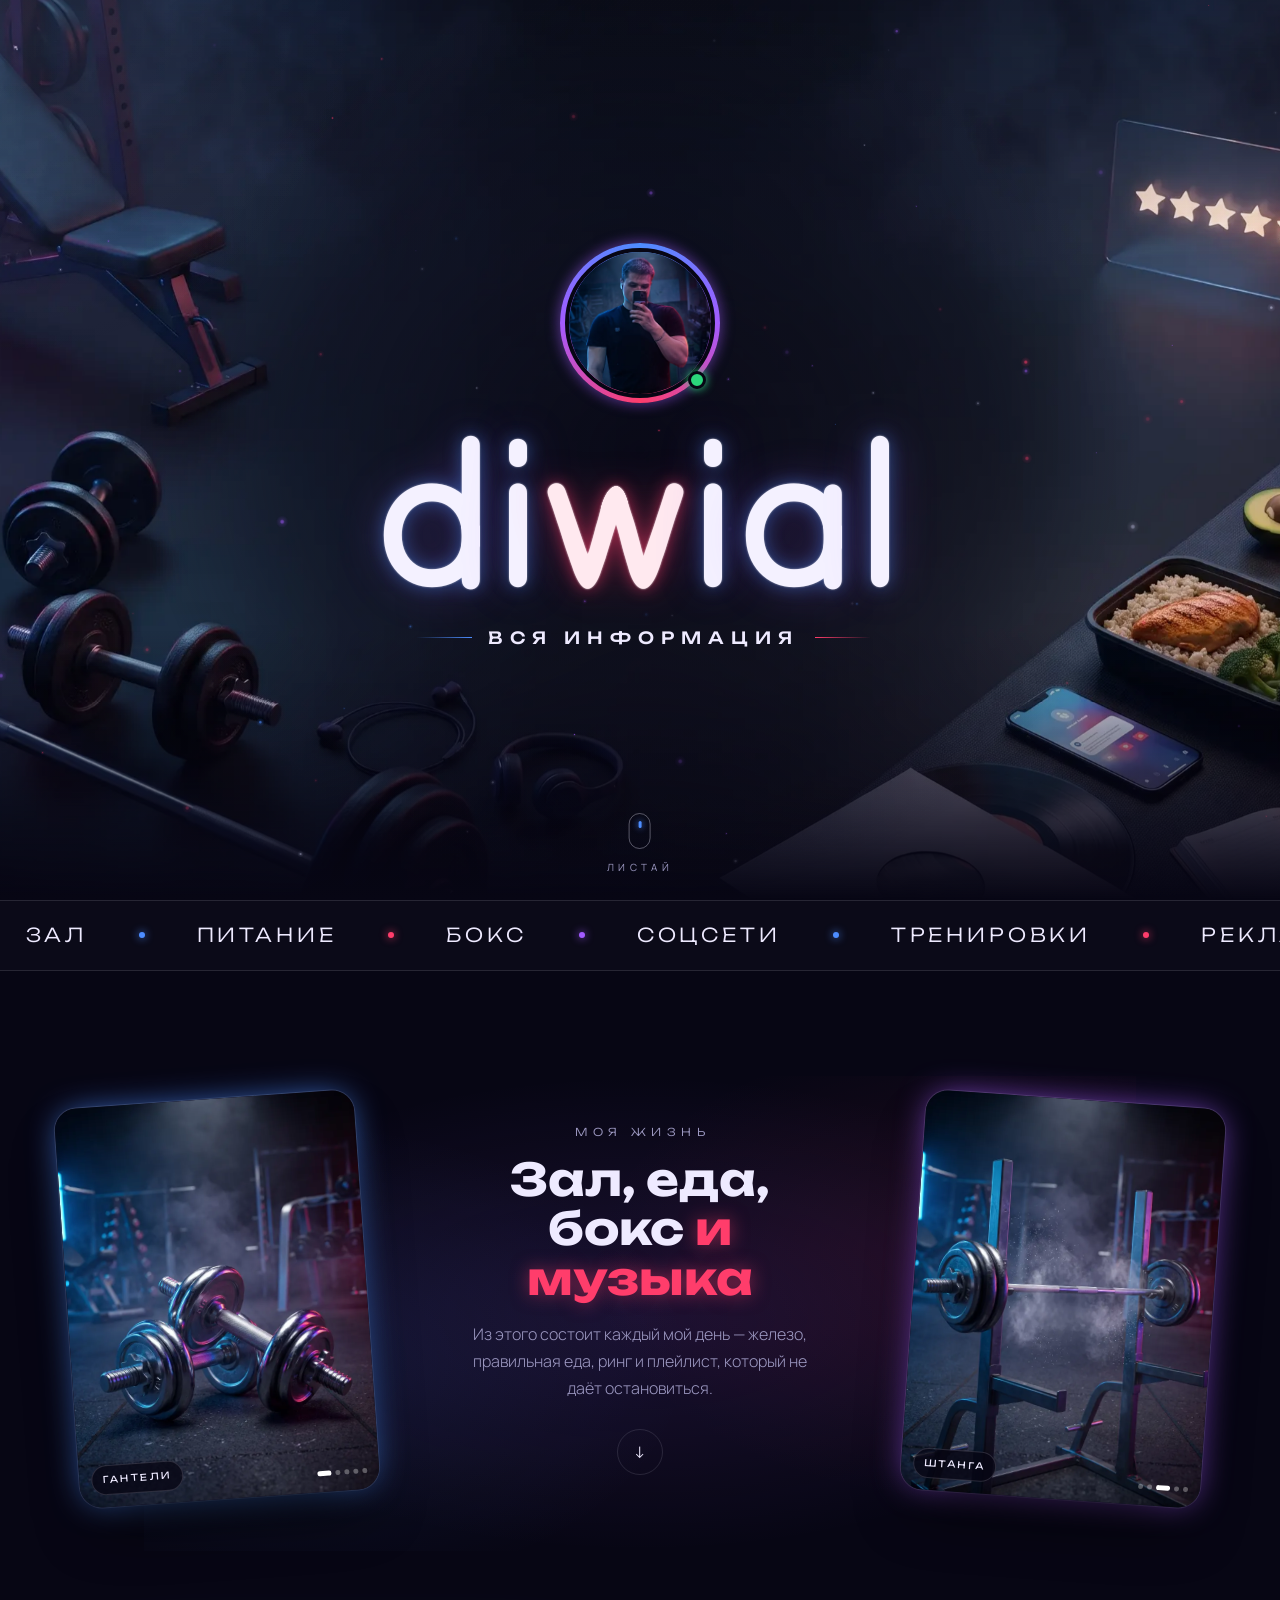
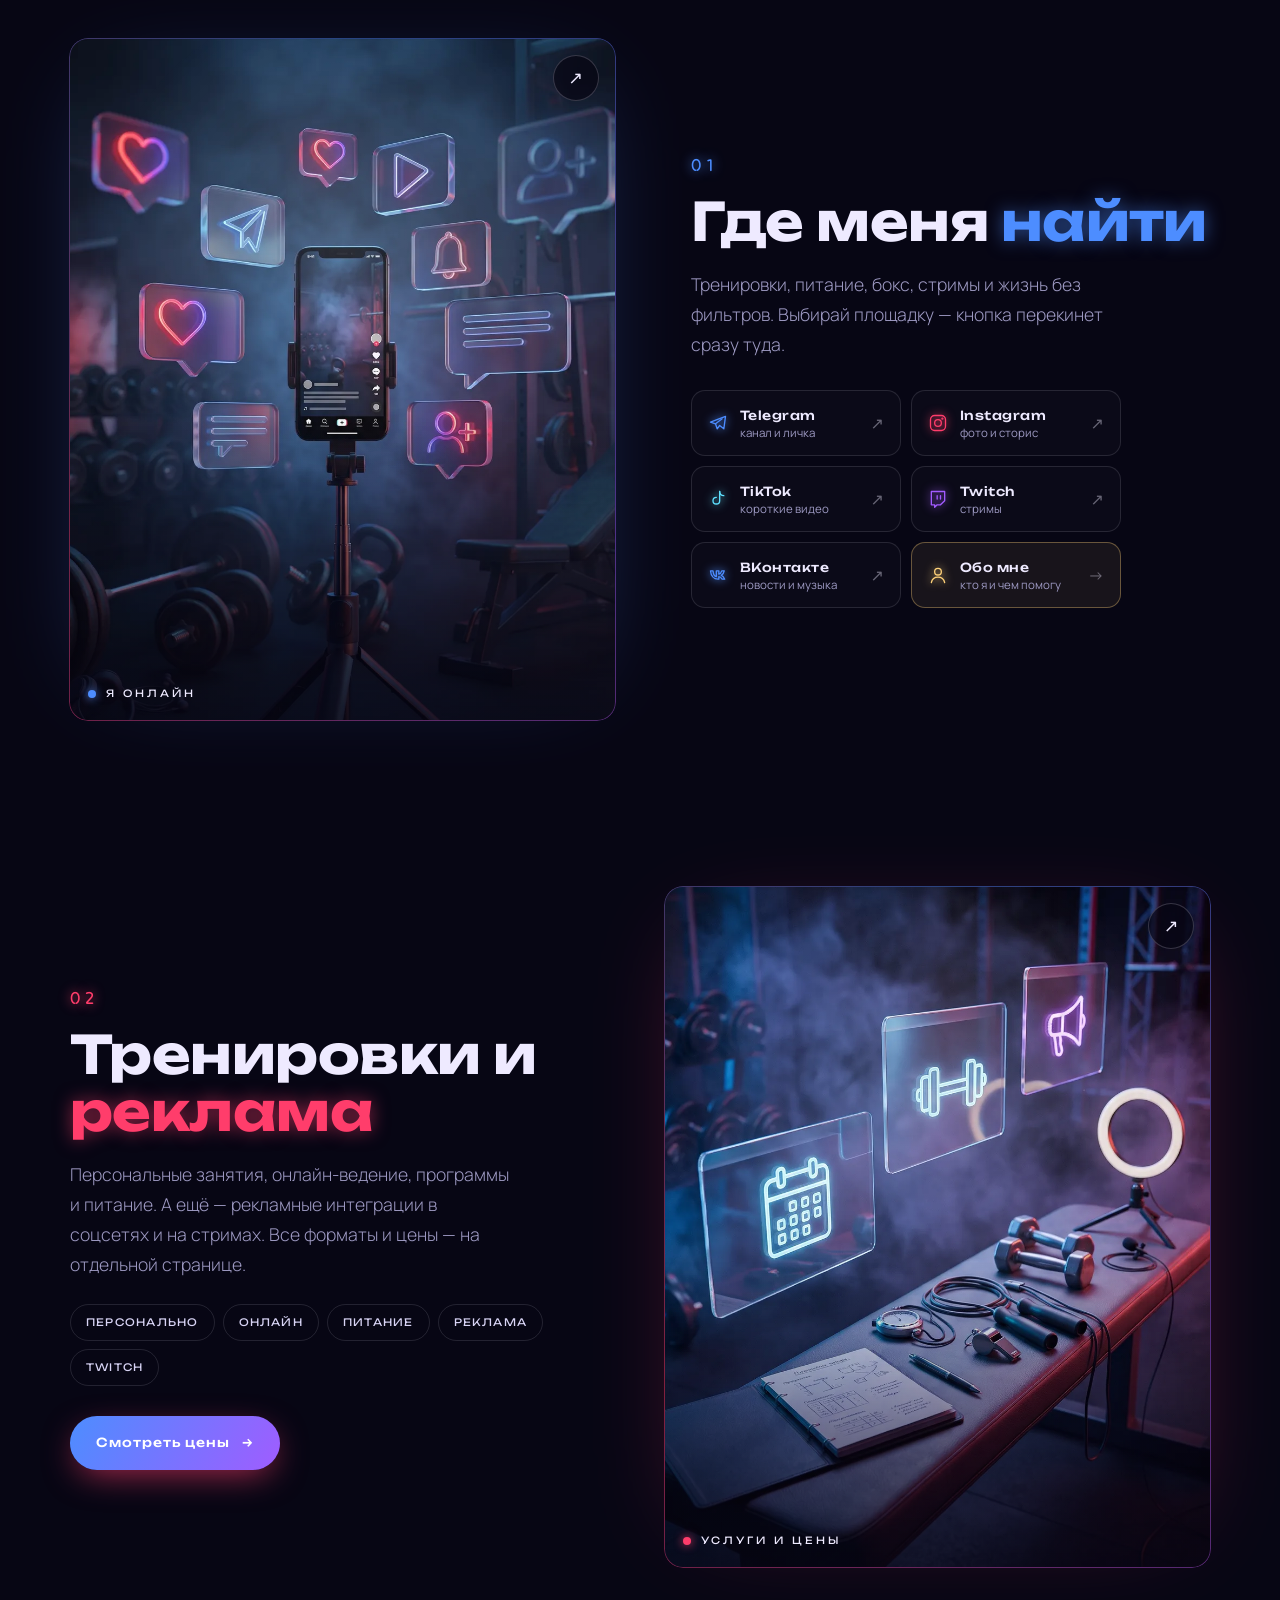
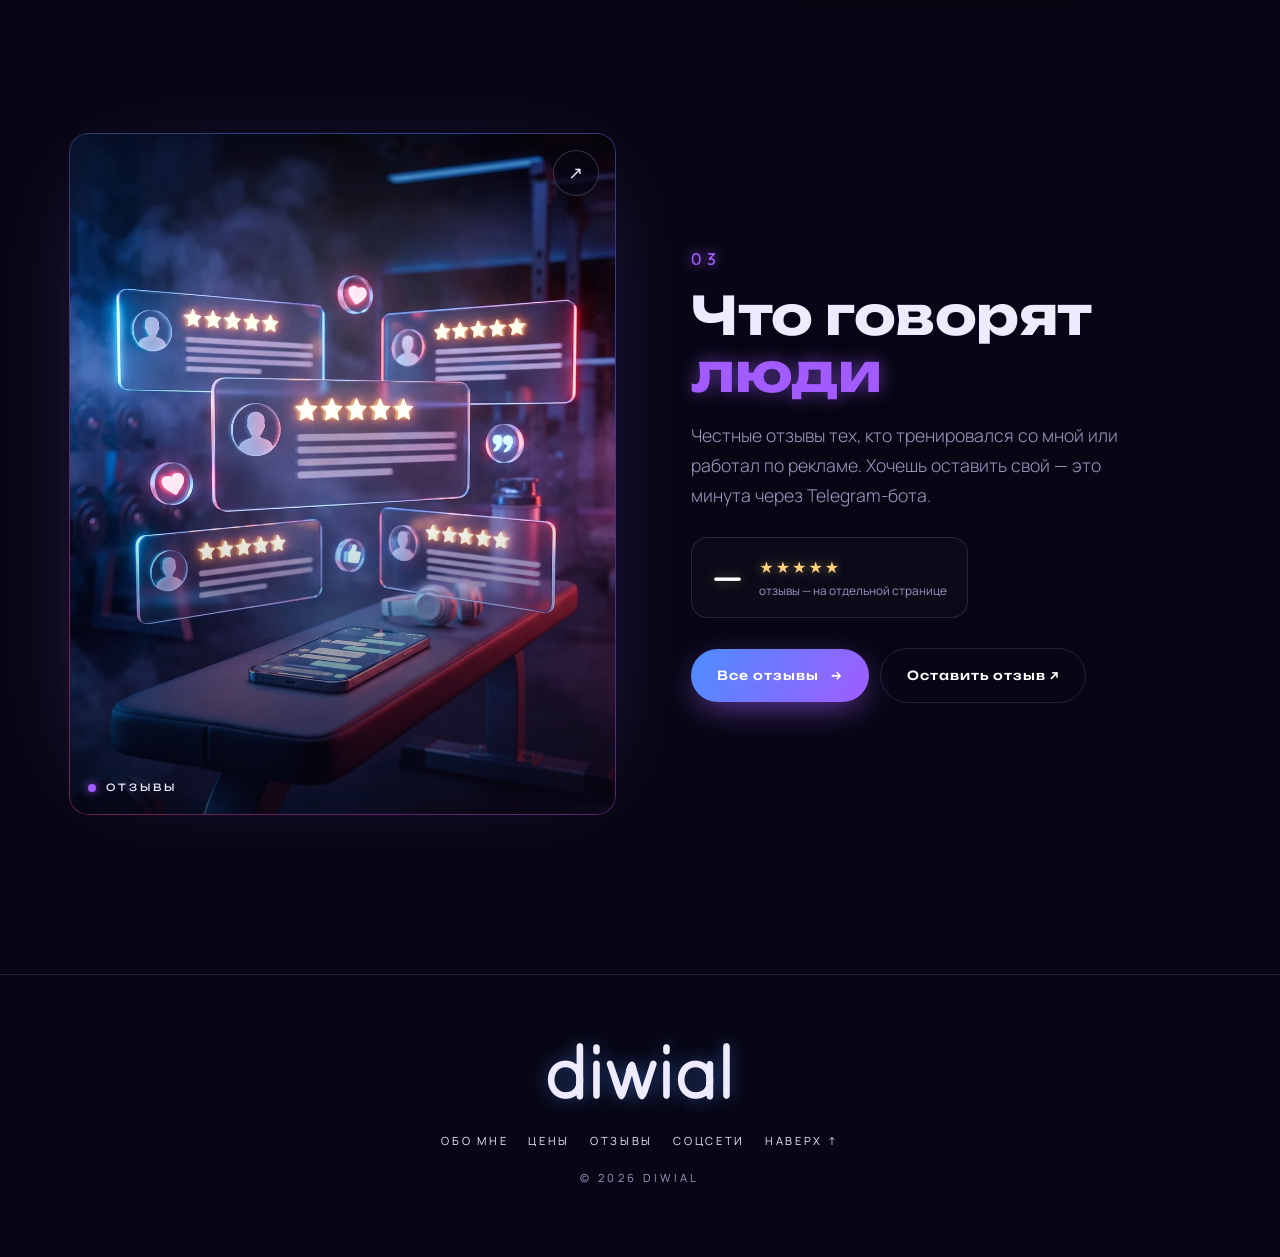
<file: index.html>
<!doctype html><html lang="ru"><head><meta charset="utf-8"><meta name="viewport" content="width=device-width,initial-scale=1,viewport-fit=cover"><title>diwial — вся информация</title><meta name="description" content="diwial — зал, питание, бокс, соцсети, тренировки, реклама и отзывы. Вся информация в одном месте."><meta name="theme-color" content="#070614"><meta property="og:title" content="diwial"><meta property="og:description" content="Зал, питание, соцсети, тренировки и реклама — вся информация."><meta property="og:image" content="img/avatar.webp"><link rel="icon" href="data:image/svg+xml,%3Csvg xmlns='http://www.w3.org/2000/svg' viewBox='0 0 32 32'%3E%3Crect width='32' height='32' rx='8' fill='%23070614'/%3E%3Ctext x='16' y='23' font-size='20' font-family='sans-serif' text-anchor='middle' fill='%237aa8ff'%3Ed%3C/text%3E%3C/svg%3E"><link rel="preload" as="image" href="img/bg-wide.webp" media="(min-width:761px)"><link rel="preload" as="image" href="img/bg-tall.webp" media="(max-width:760px)"><link rel="preload" as="image" href="img/avatar.webp"><link rel="preconnect" href="https://fonts.googleapis.com"><link rel="preconnect" href="https://fonts.gstatic.com" crossorigin><link href="https://fonts.googleapis.com/css2?family=Tilt+Neon&family=Unbounded:wght@300;500;700&family=Manrope:wght@300;400;500;600&display=swap" rel="stylesheet"><style>:root{--bg:#070614;--ink:#eeeaff;--muted:#9d99c2;--line:rgba(238,234,255,.12);--blue:#4d8dff;--red:#ff3d6b;--violet:#a25bff;--gold:#ffd27a;--logo:'Tilt Neon','Unbounded',sans-serif;--head:'Unbounded',system-ui,sans-serif;--body:'Manrope',system-ui,sans-serif;--mx:50%;--my:40%}*{box-sizing:border-box;margin:0;padding:0}html{-webkit-text-size-adjust:100%;scroll-behavior:smooth}body{background:var(--bg);color:var(--ink);font-family:var(--body);line-height:1.7;overflow-x:hidden}a{color:inherit;text-decoration:none}img{display:block;max-width:100%}.progress{position:fixed;top:0;left:0;height:2px;width:100%;z-index:50;transform-origin:0 50%;transform:scaleX(0);background:linear-gradient(90deg,var(--blue),var(--violet),var(--red));box-shadow:0 0 8px rgba(162,91,255,.6)}.glow{position:fixed;left:0;top:0;width:420px;height:420px;margin:-210px 0 0 -210px;border-radius:50%;pointer-events:none;z-index:1;background:radial-gradient(circle,rgba(77,141,255,.08),rgba(162,91,255,.045) 40%,transparent 70%);opacity:0;transition:opacity .4s;will-change:transform}@media (hover:hover){body:hover .glow{opacity:1}}.hero{position:relative;height:100svh;min-height:640px;overflow:hidden;display:grid;place-items:center;text-align:center;isolation:isolate}.hero .bg{position:absolute;inset:-4%;z-index:-3;background:url(img/bg-wide.webp) center/cover no-repeat;animation:breathe 22s ease-in-out infinite alternate;will-change:transform}@keyframes breathe{from{scale:1}to{scale:1.07}}.hero .shade{position:absolute;inset:0;z-index:-2;pointer-events:none;background:radial-gradient(circle 520px at var(--mx) var(--my),rgba(255,255,255,.05),transparent 70%),radial-gradient(ellipse 46% 60% at 50% 50%,rgba(7,6,20,.85),rgba(7,6,20,.4) 60%,transparent 85%),linear-gradient(180deg,rgba(7,6,20,.35),transparent 30%,transparent 70%,var(--bg))}#dust{position:absolute;inset:0;width:100%;height:100%;z-index:-1;pointer-events:none}.hero-inner{padding:0 16px;display:flex;flex-direction:column;align-items:center}.avatar{position:relative;width:clamp(108px,13vw,150px);aspect-ratio:1;margin-bottom:clamp(10px,2vw,20px);opacity:0;animation:pop 1.1s .15s cubic-bezier(.2,.9,.25,1.2) forwards}.avatar::before{content:"";position:absolute;inset:-5px;border-radius:50%;background:conic-gradient(var(--blue),var(--violet),var(--red),var(--violet),var(--blue));animation:ring 6s linear infinite;box-shadow:0 0 14px rgba(162,91,255,.5);will-change:transform}.avatar::after{content:"";position:absolute;inset:-26px;border-radius:50%;z-index:-1;background:radial-gradient(circle,rgba(162,91,255,.35),transparent 65%);animation:breathe2 4s ease-in-out infinite}.avatar img{position:relative;width:100%;height:100%;border-radius:50%;object-fit:cover;object-position:50% 22%;border:4px solid var(--bg)}.avatar .live{position:absolute;right:6%;bottom:6%;width:18px;height:18px;border-radius:50%;background:#2bd67b;border:3px solid var(--bg);box-shadow:0 0 10px #2bd67b}@keyframes ring{to{transform:rotate(360deg)}}@keyframes breathe2{50%{transform:scale(1.12);opacity:.6}}@keyframes pop{from{opacity:0;transform:scale(.6)}to{opacity:1;transform:none}}.logo{font-family:var(--logo);font-weight:400;line-height:.95;font-size:clamp(4.4rem,18vw,12.5rem);letter-spacing:.01em;margin:0 0 clamp(8px,1.6vw,16px);color:#f4f1ff;text-shadow:0 0 2px rgba(255,255,255,.6),0 0 18px rgba(77,141,255,.45),0 0 46px rgba(162,91,255,.28)}.logo .ch{display:inline-block;opacity:0;transform:translateY(.35em) scale(.96);filter:blur(8px);animation:letter 1.1s cubic-bezier(.2,.8,.2,1) forwards;animation-delay:calc(.45s + var(--i)*.09s)}.logo .ch.hot{color:#ffe9ef;text-shadow:0 0 2px #fff,0 0 16px rgba(255,61,107,.55),0 0 40px rgba(255,61,107,.3)}.logo .ch.hot.on{animation:letter 1.1s cubic-bezier(.2,.8,.2,1) forwards,flick 6s 2.2s infinite}@keyframes letter{to{opacity:1;transform:none;filter:none}}@keyframes flick{0%,100%,40%,44%,47%{opacity:1}42%,46%{opacity:.45}}.sub{display:inline-flex;align-items:center;gap:16px;font-family:var(--head);font-weight:500;font-size:clamp(.8rem,2.2vw,1.05rem);letter-spacing:.42em;text-transform:uppercase;padding-left:.42em;opacity:0;animation:up 1s 1.2s forwards}.sub::after,.sub::before{content:"";width:clamp(22px,5vw,56px);height:1px;background:linear-gradient(90deg,transparent,var(--blue))}.sub::after{background:linear-gradient(90deg,var(--red),transparent)}@keyframes up{from{opacity:0;transform:translateY(14px)}to{opacity:1;transform:none}}.gallery{position:relative;max-width:1240px;margin:0 auto;padding:clamp(70px,10vw,130px) 20px 0;display:grid;grid-template-columns:1fr 1.1fr 1fr;gap:clamp(24px,4vw,60px);align-items:center}.gallery::before{content:"";position:absolute;inset:20% 10% -10%;z-index:-1;pointer-events:none;background:radial-gradient(closest-side,rgba(162,91,255,.12),transparent),radial-gradient(40% 50% at 15% 60%,rgba(77,141,255,.1),transparent),radial-gradient(40% 50% at 85% 40%,rgba(255,61,107,.1),transparent)}.g-text{text-align:center}.g-kicker{font-family:var(--head);font-weight:300;font-size:.68rem;letter-spacing:.5em;text-transform:uppercase;color:var(--muted);padding-left:.5em}.g-text h2{font-family:var(--head);font-weight:700;font-size:clamp(1.7rem,3.6vw,2.8rem);line-height:1.1;margin:14px 0 18px}.g-text h2 em{font-style:normal;color:var(--red);text-shadow:0 0 18px rgba(255,61,107,.5)}.g-text p{color:var(--muted);font-weight:300;max-width:34ch;margin:0 auto}.g-down{display:inline-grid;place-items:center;width:46px;height:46px;margin-top:26px;border-radius:50%;border:1px solid var(--line);animation:bob 2s ease-in-out infinite;transition:border-color .3s}.g-down:hover{border-color:var(--blue)}@keyframes bob{50%{transform:translateY(6px)}}.slides{position:relative;width:100%;max-width:300px;aspect-ratio:3/4;border-radius:22px;justify-self:center;opacity:0;transform:translateX(var(--from)) rotate(0);transition:opacity 1.1s ease,transform 1.3s cubic-bezier(.2,.8,.2,1)}.slides.l{--rot:-4deg;--from:-80px}.slides.r{--rot:4deg;--from:80px}.gallery.in .slides{opacity:1;transform:rotate(var(--rot))}.gallery .g-text{opacity:0;transform:translateY(30px);transition:opacity 1s .2s,transform 1s .2s cubic-bezier(.2,.8,.2,1)}.gallery.in .g-text{opacity:1;transform:none}.slides .in{position:absolute;inset:0;border-radius:inherit;overflow:hidden;background:#0e0d22;animation:float 7s ease-in-out infinite;box-shadow:0 30px 60px -20px rgba(0,0,0,.8),0 0 0 1px rgba(238,234,255,.12),0 0 34px -8px var(--c,var(--violet))}.slides.r .in{animation-delay:-3.5s}@keyframes float{50%{transform:translateY(-12px)}}.slides img{position:absolute;inset:0;width:100%;height:100%;object-fit:cover;opacity:0;transform:scale(1.12);transition:opacity 1.2s ease,transform 6s linear}.slides img.on{opacity:1;transform:scale(1)}.slides .cap{position:absolute;left:12px;bottom:12px;z-index:2;font-family:var(--head);font-size:.58rem;letter-spacing:.26em;text-transform:uppercase;padding:6px 10px;border-radius:99px;background:rgba(7,6,20,.78);border:1px solid rgba(238,234,255,.15)}.slides .dots{position:absolute;right:12px;bottom:16px;z-index:2;display:flex;gap:4px}.slides .dots i{width:5px;height:5px;border-radius:50%;background:rgba(255,255,255,.3);transition:background .4s,width .4s}.slides .dots i.on{width:14px;border-radius:3px;background:#fff}.scroll-hint{position:absolute;left:50%;bottom:24px;translate:-50% 0;display:flex;flex-direction:column;align-items:center;gap:10px;font-size:.62rem;letter-spacing:.45em;text-transform:uppercase;color:var(--muted);opacity:0;animation:up 1s 1.7s forwards}.scroll-hint i{width:22px;height:36px;border:1px solid rgba(238,234,255,.35);border-radius:14px;position:relative}.scroll-hint i::after{content:"";position:absolute;left:50%;top:7px;width:3px;height:7px;margin-left:-1.5px;border-radius:2px;background:var(--blue);box-shadow:0 0 6px var(--blue);animation:wheel 1.8s infinite}@keyframes wheel{to{transform:translateY(13px);opacity:0}}.ticker{border-block:1px solid var(--line);overflow:hidden;padding:18px 0;background:rgba(255,255,255,.015)}.ticker .track{display:flex;width:max-content;animation:run 40s linear infinite}.ticker:hover .track{animation-play-state:paused}.ticker span{font-family:var(--head);font-weight:300;font-size:clamp(.9rem,2vw,1.2rem);letter-spacing:.2em;text-transform:uppercase;white-space:nowrap;padding:0 26px;display:flex;align-items:center;gap:52px}.ticker span::after{content:"";width:6px;height:6px;border-radius:50%;background:var(--c);box-shadow:0 0 8px var(--c)}@keyframes run{to{transform:translateX(-50%)}}.rows{max-width:1180px;margin:0 auto;padding:clamp(70px,11vw,150px) 20px 40px;display:flex;flex-direction:column;gap:clamp(90px,13vw,180px)}.row{display:grid;grid-template-columns:1.05fr 1fr;gap:clamp(30px,6vw,90px);align-items:center}.row.flip{grid-template-columns:1fr 1.05fr}.row.flip .media{order:2}.media{position:relative;perspective:900px}.card{position:relative;display:block;aspect-ratio:4/5;border-radius:18px;transform-style:preserve-3d;transition:transform .5s cubic-bezier(.2,.8,.2,1)}.card .clip{position:absolute;inset:0;border-radius:inherit;overflow:hidden;background:#0e0d22}.card img{position:absolute;left:0;top:-8%;width:100%;height:116%;object-fit:cover;transform:translateY(var(--py,0)) scale(1.02)}.card::before{content:"";position:absolute;inset:-1px;border-radius:19px;padding:1px;z-index:2;pointer-events:none;background:conic-gradient(from var(--a,0deg),var(--blue),var(--violet),var(--red),var(--blue));-webkit-mask:linear-gradient(#000 0 0) content-box,linear-gradient(#000 0 0);-webkit-mask-composite:xor;mask-composite:exclude;opacity:.45;transition:opacity .5s}.card::after{content:"";position:absolute;inset:0;border-radius:inherit;z-index:1;pointer-events:none;background:radial-gradient(circle at var(--gx,50%) var(--gy,30%),rgba(255,255,255,.14),transparent 45%),linear-gradient(180deg,transparent 55%,rgba(7,6,20,.75))}.media:hover .card::before{opacity:1;animation:spin 4s linear infinite}.media .halo{position:absolute;inset:8% 6%;z-index:-1;border-radius:30px;filter:blur(50px);opacity:.35;background:var(--c);transition:opacity .6s}.media:hover .halo{opacity:.55}@property --a{syntax:'<angle>';inherits:false;initial-value:0deg}@keyframes spin{to{--a:360deg}}.card .tag{position:absolute;z-index:3;left:18px;bottom:18px;display:flex;align-items:center;gap:10px;font-family:var(--head);font-size:.62rem;letter-spacing:.3em;text-transform:uppercase}.card .tag::before{content:"";width:8px;height:8px;border-radius:50%;background:var(--c);box-shadow:0 0 10px var(--c);animation:pulse 2s infinite}.card .open{position:absolute;z-index:3;right:16px;top:16px;width:46px;height:46px;border-radius:50%;display:grid;place-items:center;font-size:1.1rem;background:rgba(7,6,20,.72);border:1px solid rgba(238,234,255,.2);transition:transform .4s,background .4s}.media:hover .open{transform:rotate(45deg);background:var(--c)}@keyframes pulse{50%{opacity:.35}}.info .num{font-family:var(--logo);font-size:1.1rem;letter-spacing:.3em;color:var(--c);text-shadow:0 0 12px var(--c)}.info h2{font-family:var(--head);font-weight:700;font-size:clamp(1.9rem,4.6vw,3.3rem);line-height:1.08;letter-spacing:-.01em;margin:12px 0 20px}.info h2 em{font-style:normal;color:var(--c);text-shadow:0 0 18px color-mix(in srgb,var(--c) 55%,transparent)}.info p{color:var(--muted);font-size:clamp(1rem,2vw,1.1rem);font-weight:300;max-width:44ch}.socials{display:grid;grid-template-columns:1fr 1fr;gap:10px;margin-top:30px;max-width:430px}.soc{position:relative;display:flex;align-items:center;gap:12px;padding:14px 16px;border-radius:14px;border:1px solid var(--line);text-align:left;background:rgba(255,255,255,.02);overflow:hidden;transition:border-color .3s,transform .3s,background .3s,box-shadow .3s;will-change:transform}.soc:last-child:nth-child(odd){grid-column:1/-1}.soc svg{width:20px;height:20px;flex:none;fill:none;stroke:var(--cc);stroke-width:1.6;stroke-linecap:round;stroke-linejoin:round;filter:drop-shadow(0 0 5px var(--cc))}.soc b{font-family:var(--head);font-weight:500;font-size:.78rem;letter-spacing:.04em;display:block}.soc small{display:block;color:var(--muted);font-size:.72rem;line-height:1.3}.soc .arr{margin-left:auto;opacity:.4;transition:transform .3s,opacity .3s}.soc:focus-visible,.soc:hover{border-color:var(--cc);background:color-mix(in srgb,var(--cc) 10%,transparent);outline:0;box-shadow:0 0 22px color-mix(in srgb,var(--cc) 25%,transparent)}.soc:hover .arr{opacity:1;transform:translate(3px,-3px)}.soc.about{background:color-mix(in srgb,var(--cc) 7%,transparent);border-color:color-mix(in srgb,var(--cc) 35%,transparent)}.soc.about:hover .arr{transform:translateX(4px)}.chips{display:flex;flex-wrap:wrap;gap:8px;margin-top:24px}.chip{padding:9px 15px;border-radius:99px;border:1px solid var(--line);font-family:var(--head);font-size:.64rem;letter-spacing:.12em;text-transform:uppercase;color:#d8d4f5}.cta{display:inline-flex;align-items:center;gap:12px;margin-top:30px;padding:16px 26px;border-radius:99px;font-family:var(--head);font-weight:500;font-size:.78rem;letter-spacing:.08em;color:#fff;background:linear-gradient(120deg,var(--blue),var(--violet) 55%,var(--red));background-size:200% 100%;box-shadow:0 10px 34px -8px color-mix(in srgb,var(--c) 70%,transparent);transition:background-position .6s,transform .3s}.cta:hover{background-position:100% 0;transform:translateY(-2px)}.cta .arw{transition:transform .3s}.cta:hover .arw{transform:translateX(4px)}.cta.ghost{background:0 0;border:1px solid var(--line);box-shadow:none;margin-left:8px}.cta.ghost:hover{border-color:var(--c)}.rating{display:flex;align-items:center;gap:16px;margin-top:26px;padding:16px 20px;border-radius:16px;border:1px solid var(--line);background:rgba(255,255,255,.02);width:fit-content}.rating .big{font-family:var(--logo);font-size:2.4rem;line-height:1;color:#fff;text-shadow:0 0 14px rgba(255,210,122,.4)}.rating .st{color:var(--gold);letter-spacing:2px;filter:drop-shadow(0 0 5px rgba(255,210,122,.5))}.rating small{display:block;color:var(--muted);font-size:.74rem}.reveal-l,.reveal-r{opacity:0;transition:opacity 1s ease,transform 1.1s cubic-bezier(.2,.8,.2,1)}.reveal-l{transform:translateX(-70px)}.reveal-r{transform:translateX(70px)}.in .reveal-l,.in .reveal-r{opacity:1;transform:none}.in .info.reveal-l,.in .info.reveal-r{transition-delay:.15s}footer{margin-top:clamp(60px,10vw,120px);border-top:1px solid var(--line);text-align:center;padding:60px 20px 70px}footer .flogo{font-family:var(--logo);font-size:clamp(2.8rem,9vw,4.6rem);line-height:1;text-shadow:0 0 18px rgba(77,141,255,.45)}footer p{color:var(--muted);font-size:.7rem;letter-spacing:.3em;text-transform:uppercase;margin-top:14px}footer nav{display:flex;gap:20px;justify-content:center;flex-wrap:wrap;margin-top:22px;font-size:.7rem;letter-spacing:.24em;text-transform:uppercase}footer nav a{border-bottom:1px solid transparent;padding-bottom:3px;transition:border-color .3s}footer nav a:hover{border-color:var(--blue)}@media (max-width:760px){.gallery{grid-template-columns:1fr 1fr;gap:18px 14px}.g-text{grid-column:1/-1;grid-row:1;margin-bottom:10px}.slides{max-width:none}}@media (max-width:760px){.hero .bg{background-image:url(img/bg-tall.webp)}.hero .shade{background:radial-gradient(ellipse 90% 45% at 50% 42%,rgba(7,6,20,.85),rgba(7,6,20,.35) 70%,transparent),linear-gradient(180deg,rgba(7,6,20,.25),transparent 30%,transparent 75%,var(--bg))}.row,.row.flip{grid-template-columns:1fr;gap:40px}.row.flip .media{order:0}.reveal-l,.reveal-r{transform:translateY(40px)}.card{max-height:74svh;margin-inline:auto}.info{text-align:center}.info p{margin-inline:auto}.socials{margin-inline:auto;grid-template-columns:1fr}.chips{justify-content:center}.rating{margin-inline:auto}.cta.ghost{margin-left:0}.btns{display:flex;flex-direction:column;align-items:center}.sub{letter-spacing:.28em;gap:10px}}@media (prefers-reduced-motion:reduce){*,::after,::before{animation:none!important;transition:none!important}.avatar,.gallery .g-text,.logo .ch,.reveal-l,.reveal-r,.scroll-hint,.slides,.sub{opacity:1!important;filter:none!important}.logo .ch,.reveal-l,.reveal-r{transform:none!important}}</style></head><body><div class="progress" id="progress"></div><div class="glow" id="glow" aria-hidden="true"></div><header class="hero" id="top"><div class="bg" id="heroBg" aria-hidden="true"></div><div class="shade" aria-hidden="true"></div><canvas id="dust" aria-hidden="true"></canvas><div class="hero-inner"><div class="avatar"><img src="img/avatar.webp" alt="diwial" width="300" height="300"><span class="live" title="онлайн"></span></div><h1 class="logo" id="logo" aria-label="diwial">diwial</h1><p class="sub">Вся информация</p></div><a class="scroll-hint" href="#info" aria-label="Листать вниз"><i></i>листай</a></header><div class="ticker" aria-hidden="true"><div class="track" id="ticker"></div></div><section class="gallery" id="gallery"><div class="slides l" data-slides="0" aria-hidden="true"><div class="in"></div></div><div class="g-text"><p class="g-kicker">моя жизнь</p><h2>Зал, еда, бокс <em>и музыка</em></h2><p>Из этого состоит каждый мой день — железо, правильная еда, ринг и плейлист, который не даёт остановиться.</p><a class="g-down" href="#info" aria-label="Листать дальше">↓</a></div><div class="slides r" data-slides="2" aria-hidden="true"><div class="in"></div></div></section><main class="rows" id="info"><section class="row"><div class="media reveal-l" style="--c:var(--blue)"><div class="halo"></div><a class="card" data-tilt href="socials.html" aria-label="Открыть все соцсети"><div class="clip"><img src="img/social.webp" alt="Смартфон на штативе в зале, вокруг уведомления и лайки" data-parallax></div><span class="tag">я онлайн</span><span class="open">↗</span></a></div><div class="info reveal-r" style="--c:var(--blue)"><div class="num">01</div><h2>Где меня <em>найти</em></h2><p>Тренировки, питание, бокс, стримы и жизнь без фильтров. Выбирай площадку — кнопка перекинет сразу туда.</p><div class="socials" id="socials"></div></div></section><section class="row flip"><div class="media reveal-r" style="--c:var(--red)"><div class="halo"></div><a class="card" data-tilt href="prices.html" aria-label="Открыть цены на тренировки и рекламу"><div class="clip"><img src="img/services.webp" alt="Скамья с программой тренировок, секундомером и кольцевой лампой" loading="lazy" data-parallax></div><span class="tag">услуги и цены</span><span class="open">↗</span></a></div><div class="info reveal-l" style="--c:var(--red)"><div class="num">02</div><h2>Тренировки и <em>реклама</em></h2><p>Персональные занятия, онлайн-ведение, программы и питание. А ещё — рекламные интеграции в соцсетях и на стримах. Все форматы и цены — на отдельной странице.</p><div class="chips"><span class="chip">персонально</span><span class="chip">онлайн</span><span class="chip">питание</span><span class="chip">реклама</span><span class="chip">twitch</span></div><div class="btns"><a class="cta" style="--c:var(--red)" href="prices.html">Смотреть цены <span class="arw">→</span></a></div></div></section><section class="row"><div class="media reveal-l" style="--c:var(--violet)"><div class="halo"></div><a class="card" data-tilt href="reviews.html" aria-label="Открыть отзывы"><div class="clip"><img src="img/reviews.webp" alt="Парящие карточки отзывов с пятью звёздами над скамьёй" loading="lazy" data-parallax></div><span class="tag">отзывы</span><span class="open">↗</span></a></div><div class="info reveal-r" style="--c:var(--violet)"><div class="num">03</div><h2>Что говорят <em>люди</em></h2><p>Честные отзывы тех, кто тренировался со мной или работал по рекламе. Хочешь оставить свой — это минута через Telegram-бота.</p><div class="rating" id="rating"><div class="big">—</div><div><span class="st">★★★★★</span><small>загружаю…</small></div></div><div class="btns"><a class="cta" style="--c:var(--violet)" href="reviews.html">Все отзывы <span class="arw">→</span></a> <a class="cta ghost" style="--c:var(--violet)" href="https://t.me/diwialbot?start=review" target="_blank" rel="noopener">Оставить отзыв ↗</a></div></div></section></main><footer><div class="flogo" aria-hidden="true">diwial</div><nav><a href="about.html">обо мне</a><a href="prices.html">цены</a><a href="reviews.html">отзывы</a><a href="socials.html">соцсети</a><a href="#top">наверх ↑</a></nav><p>© <span id="y"></span> diwial</p></footer><script src="socials.js"></script><script>const SLIDES=[{src:"img/s-dumbbell.webp",cap:"гантели",c:"#4d8dff"},{src:"img/s-food.webp",cap:"еда",c:"#ff3d6b"},{src:"img/s-barbell.webp",cap:"штанга",c:"#a25bff"},{src:"img/s-boxing.webp",cap:"бокс",c:"#ff3d6b"},{src:"img/s-music.webp",cap:"музыка",c:"#4d8dff"}],TICKER=[["Зал","#4d8dff"],["Питание","#ff3d6b"],["Бокс","#a25bff"],["Соцсети","#4d8dff"],["Тренировки","#ff3d6b"],["Реклама","#a25bff"],["Отзывы","#4d8dff"],["Музыка","#ff3d6b"]],reduce=matchMedia("(prefers-reduced-motion:reduce)").matches,finePointer=matchMedia("(hover:hover) and (pointer:fine)").matches,logo=document.getElementById("logo");logo.innerHTML=[..."diwial"].map((e,t)=>`<span class="ch${2===t?" hot":""}" style="--i:${t}" aria-hidden="true">${e}</span>`).join(""),setTimeout(()=>logo.querySelector(".hot").classList.add("on"),1700);const tk=TICKER.map(([e,t])=>`<span style="--c:${t}">${e}</span>`).join("");document.getElementById("ticker").innerHTML=tk+tk+tk,document.getElementById("socials").innerHTML=[...SOCIALS,ABOUT].map(e=>`<a class="soc${e.internal?" about":""}" style="--cc:${e.color}" href="${e.url}"${e.internal?"":' target="_blank" rel="noopener"'}>\n     <svg viewBox="0 0 24 24" aria-hidden="true">${e.icon}</svg>\n     <span><b>${e.name}</b><small>${e.note}</small></span><span class="arr">${e.internal?"→":"↗"}</span></a>`).join(""),document.getElementById("y").textContent=(new Date).getFullYear(),document.querySelectorAll("[data-slides]").forEach((e,t)=>{const n=e.querySelector(".in");let o=+e.dataset.slides;n.innerHTML=SLIDES.map((e,t)=>`<img src="${e.src}" alt="" ${t===o?"":'loading="lazy"'}>`).join("")+`<span class="cap"></span><span class="dots">${SLIDES.map(()=>"<i></i>").join("")}</span>`;const a=n.querySelectorAll("img"),r=n.querySelectorAll(".dots i"),s=n.querySelector(".cap"),i=t=>{a.forEach((e,n)=>e.classList.toggle("on",n===t)),r.forEach((e,n)=>e.classList.toggle("on",n===t)),s.textContent=SLIDES[t].cap,e.style.setProperty("--c",SLIDES[t].c)};i(o),reduce||setTimeout(()=>setInterval(()=>{o=(o+1)%SLIDES.length,i(o)},3800),1900*t)}),function(){if(reduce)return;const e=document.getElementById("dust"),t=e.getContext("2d"),n=32,o=["77,141,255","255,61,107","162,91,255","220,220,255"].map(e=>{const t=document.createElement("canvas");t.width=t.height=n;const o=t.getContext("2d"),a=o.createRadialGradient(16,16,0,16,16,16);return a.addColorStop(0,`rgba(${e},1)`),a.addColorStop(.18,`rgba(${e},.9)`),a.addColorStop(.4,`rgba(${e},.25)`),a.addColorStop(1,`rgba(${e},0)`),o.fillStyle=a,o.fillRect(0,0,n,n),t}),a=matchMedia("(max-width:760px)").matches;let r,s,i,l=[],c=!1,d=0,m=0,g=0;function h(){if(r=e.clientWidth,s=e.clientHeight,!r||!s)return;if(e.width=1*r,e.height=1*s,t.setTransform(1,0,0,1,0,0),Math.abs(r-m)<2&&l.length)return;m=r;const n=Math.min(a?45:110,Math.round(r*s/16e3));l=Array.from({length:n},()=>({x:Math.random()*r,y:Math.random()*s,r:1.6*Math.random()+.3,vx:.15*(Math.random()-.5),vy:-(.25*Math.random()+.05),s:o[4*Math.random()|0],a:.6*Math.random()+.2,t:6.28*Math.random()}))}function u(e){if(d=0,c)if(e-g<15)d=requestAnimationFrame(u);else{g=e,t.clearRect(0,0,r,s);for(const e of l){e.x+=e.vx,e.y+=e.vy,e.t+=.02,e.y<-5&&(e.y=s+5,e.x=Math.random()*r);const n=7*e.r;t.globalAlpha=e.a*(.6+.4*Math.sin(e.t)),t.drawImage(e.s,e.x-n/2,e.y-n/2,n,n)}t.globalAlpha=1,d=requestAnimationFrame(u)}}h(),addEventListener("resize",()=>{clearTimeout(i),i=setTimeout(h,150)});const p=()=>{c&&!d&&(d=requestAnimationFrame(u))};new IntersectionObserver(([e])=>{c=e.isIntersecting,p()}).observe(e),document.addEventListener("visibilitychange",()=>{c=!document.hidden&&e.getBoundingClientRect().bottom>0,p()})}();const heroBg=document.getElementById("heroBg"),hero=document.getElementById("top"),glow=document.getElementById("glow"),sides=[...document.querySelectorAll(".slides .in")];if(finePointer&&!reduce){let e=0,t=0,n=0,o=0,a=innerWidth/2,r=innerHeight/2,s=a,i=r,l=0,c=!0,d=0,m=0;const g=()=>{l||(l=requestAnimationFrame(loop))};function loop(){l=0;const h=e-n,u=t-o,p=a-s,f=r-i;n+=.06*h,o+=.06*u,s+=.15*p,i+=.15*f,c&&(heroBg.style.translate=`${(28*-n).toFixed(1)}px ${(20*-o).toFixed(1)}px`,hero.style.setProperty("--mx",d+"px"),hero.style.setProperty("--my",m+"px")),sides.forEach((e,t)=>e.style.translate=`${(n*(t?22:-22)).toFixed(1)}px ${(16*o).toFixed(1)}px`),glow.style.transform=`translate(${s.toFixed(1)}px,${i.toFixed(1)}px)`,(Math.abs(h)+Math.abs(u)>5e-4||Math.abs(p)+Math.abs(f)>.3)&&g()}addEventListener("mousemove",n=>{e=n.clientX/innerWidth-.5,t=n.clientY/innerHeight-.5,a=n.clientX,r=n.clientY,d=n.clientX,m=n.clientY,g()},{passive:!0}),new IntersectionObserver(([e])=>{c=e.isIntersecting}).observe(hero),g(),document.querySelectorAll("[data-tilt]").forEach(e=>{e.addEventListener("mousemove",t=>{const n=e.getBoundingClientRect(),o=(t.clientX-n.left)/n.width,a=(t.clientY-n.top)/n.height;e.style.transform=`rotateY(${10*(o-.5)}deg) rotateX(${10*(.5-a)}deg)`,e.style.setProperty("--gx",100*o+"%"),e.style.setProperty("--gy",100*a+"%")}),e.addEventListener("mouseleave",()=>{e.style.transform=""})}),document.querySelectorAll(".soc").forEach(e=>{e.addEventListener("mousemove",t=>{const n=e.getBoundingClientRect();e.style.transform=`translate(${.12*(t.clientX-n.left-n.width/2)}px,${.2*(t.clientY-n.top-n.height/2)}px)`}),e.addEventListener("mouseleave",()=>e.style.transform="")})}const bar=document.getElementById("progress"),pimgs=[...document.querySelectorAll("[data-parallax]")];let sTick=0;function onScroll(){sTick=0;const e=document.documentElement.scrollHeight-innerHeight;if(bar.style.transform=`scaleX(${e>0?scrollY/e:0})`,!reduce)for(const e of pimgs){const t=e.parentElement.getBoundingClientRect();t.bottom<0||t.top>innerHeight||(e.style.transform=`translateY(${((t.top+t.height/2-innerHeight/2)/innerHeight*-40).toFixed(1)}px) scale(1.02)`)}}addEventListener("scroll",()=>{sTick||(sTick=requestAnimationFrame(onScroll))},{passive:!0}),onScroll();const io=new IntersectionObserver(e=>e.forEach(e=>{e.isIntersecting&&(e.target.classList.add("in"),io.unobserve(e.target))}),{threshold:.2});document.querySelectorAll(".row,.gallery").forEach(e=>io.observe(e));const plural=e=>e%10==1&&e%100!=11?"отзыв":e%10>=2&&e%10<=4&&(e%100<10||e%100>=20)?"отзыва":"отзывов";fetch("https://diwial.dynai-reni.workers.dev/api/reviews",{signal:AbortSignal.timeout(8e3)}).then(e=>e.json()).then(e=>{const t=document.getElementById("rating");if(!e.count)return void(t.innerHTML='<div class="big">0</div><div><span class="st">☆☆☆☆☆</span><small>отзывов пока нет — будь первым</small></div>');const n=Math.round(e.avg);t.innerHTML=`<div class="big">${e.avg.toFixed(1)}</div><div><span class="st">${"★".repeat(n)}${"☆".repeat(5-n)}</span><small>${e.count} ${plural(e.count)}</small></div>`}).catch(()=>{document.querySelector("#rating small").textContent="отзывы — на отдельной странице"})</script></body></html>
</file>
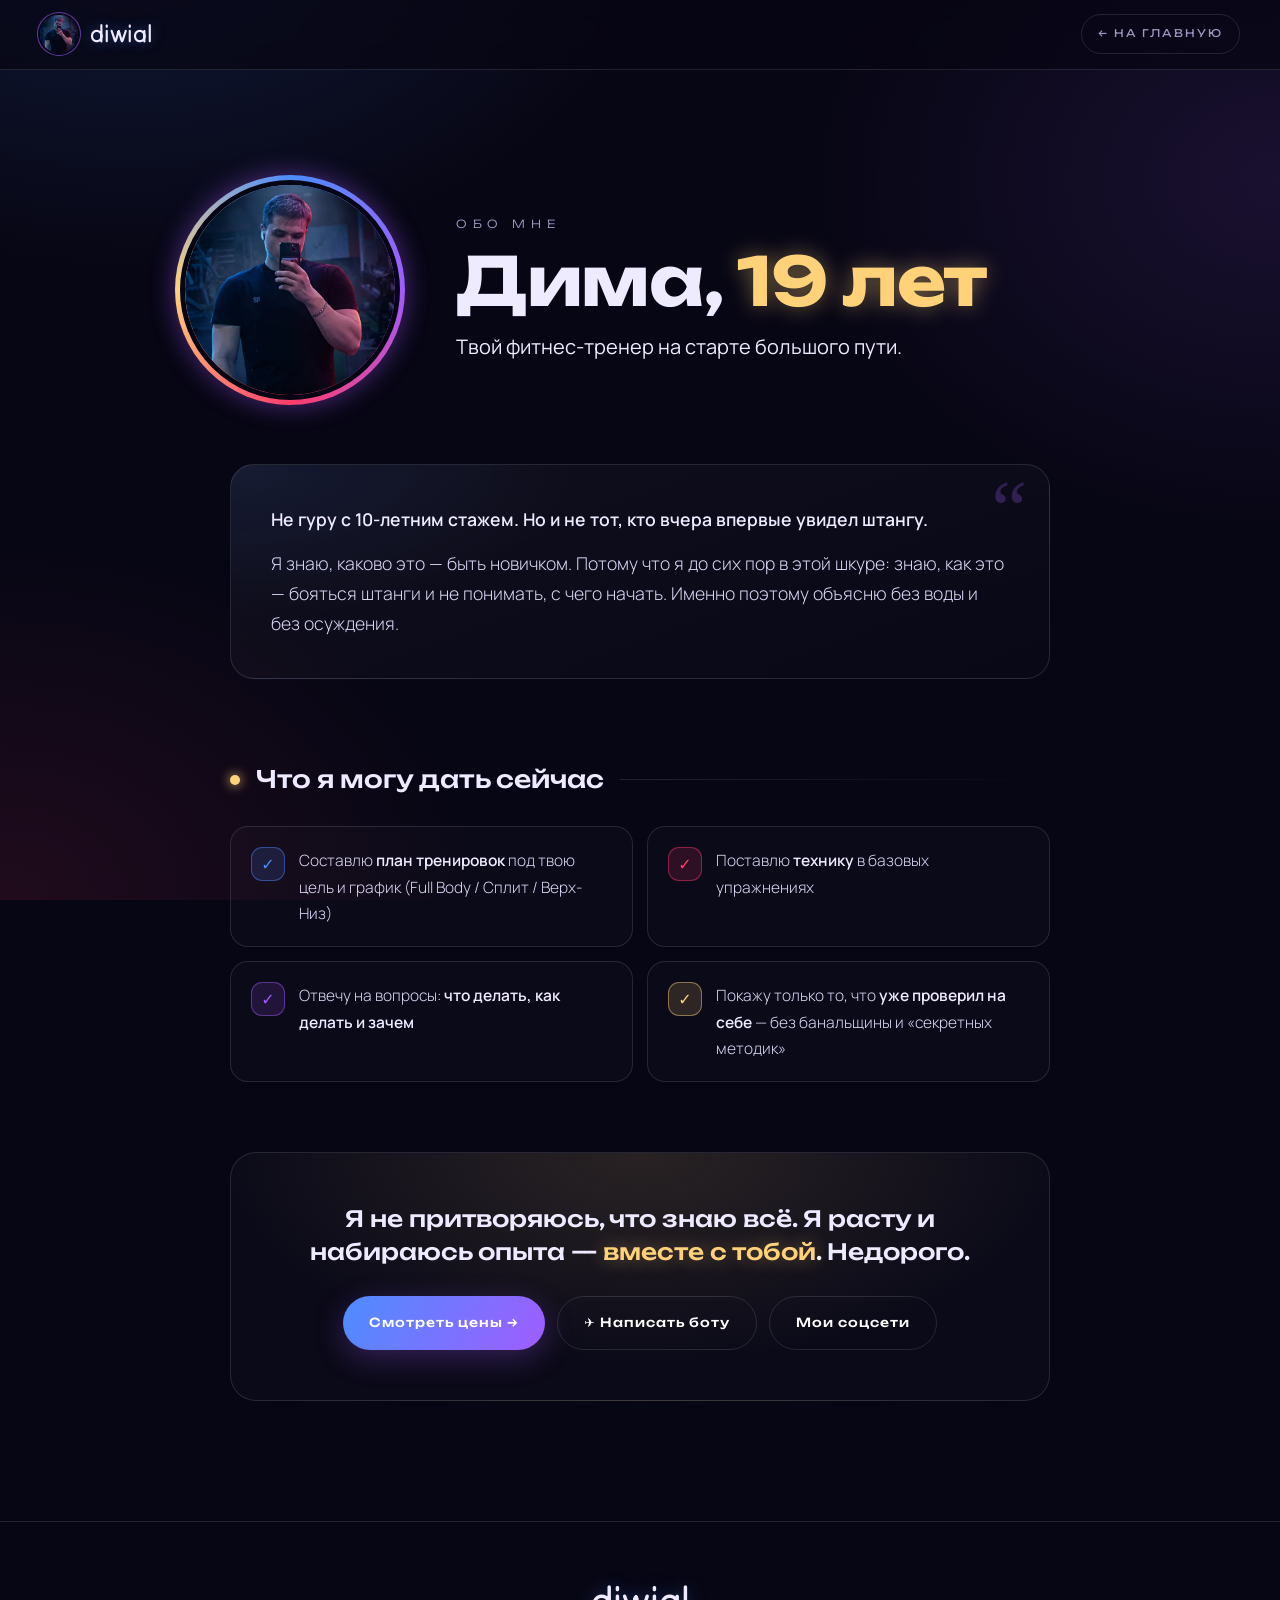
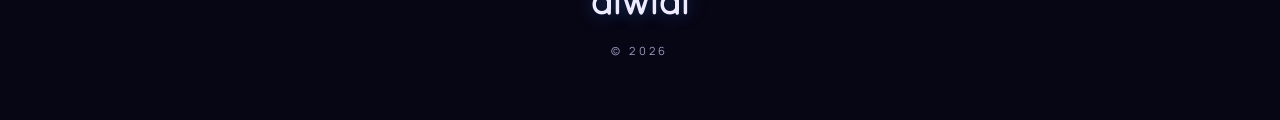
<file: about.html>
<!doctype html><html lang="ru"><head><meta charset="utf-8"><meta name="viewport" content="width=device-width,initial-scale=1,viewport-fit=cover"><title>Обо мне — diwial</title><meta name="description" content="Дима, 19 лет. Фитнес-тренер на старте большого пути: план тренировок, техника, ответы на вопросы — без воды и без осуждения."><meta name="theme-color" content="#070614"><link rel="icon" href="data:image/svg+xml,%3Csvg xmlns='http://www.w3.org/2000/svg' viewBox='0 0 32 32'%3E%3Crect width='32' height='32' rx='8' fill='%23070614'/%3E%3Ctext x='16' y='23' font-size='20' font-family='sans-serif' text-anchor='middle' fill='%237aa8ff'%3Ed%3C/text%3E%3C/svg%3E"><link rel="preconnect" href="https://fonts.googleapis.com"><link rel="preconnect" href="https://fonts.gstatic.com" crossorigin><link href="https://fonts.googleapis.com/css2?family=Tilt+Neon&family=Unbounded:wght@300;500;700&family=Manrope:wght@300;400;500;600&display=swap" rel="stylesheet"><link rel="stylesheet" href="sub.css"><style>.me{display:grid;grid-template-columns:auto 1fr;gap:clamp(24px,5vw,56px);align-items:center;max-width:920px;margin:0 auto;padding:clamp(56px,9vw,110px) 0 clamp(36px,6vw,64px)}.ph{position:relative;width:clamp(150px,22vw,220px);aspect-ratio:1}.ph::before{content:"";position:absolute;inset:-5px;border-radius:50%;background:conic-gradient(var(--blue),var(--violet),var(--red),var(--gold),var(--blue));box-shadow:0 0 26px rgba(162,91,255,.45);animation:spin 8s linear infinite;will-change:transform}@keyframes spin{to{transform:rotate(360deg)}}.ph img{position:relative;width:100%;height:100%;border-radius:50%;object-fit:cover;object-position:50% 22%;border:5px solid var(--bg)}.me .eyebrow{font-family:var(--head);font-weight:300;font-size:.7rem;letter-spacing:.5em;text-transform:uppercase;color:var(--muted)}.me h1{font-family:var(--head);font-weight:700;font-size:clamp(2.2rem,6.5vw,4.2rem);line-height:1.04;letter-spacing:-.02em;margin:12px 0 14px}.me h1 em{font-style:normal;color:var(--gold);text-shadow:0 0 22px rgba(255,210,122,.45)}.me .lead{font-size:clamp(1.05rem,2.2vw,1.25rem);color:var(--ink);font-weight:400;max-width:42ch;text-wrap:balance}.story{max-width:820px;margin:0 auto;padding:clamp(26px,4vw,40px);border-radius:24px;border:1px solid var(--line);position:relative;background:radial-gradient(500px 220px at 0 0,rgba(77,141,255,.1),transparent 70%),linear-gradient(160deg,rgba(255,255,255,.04),rgba(255,255,255,.01))}.story::before{content:"“";position:absolute;right:22px;top:4px;font-family:Georgia,serif;font-size:5rem;line-height:1;color:var(--violet);opacity:.25}.story p{color:#d9d5f3;font-weight:300;font-size:clamp(1rem,2vw,1.1rem)}.story p+p{margin-top:14px}.story strong{color:var(--ink);font-weight:600}.give{max-width:820px;margin:0 auto}.cards{display:grid;grid-template-columns:1fr 1fr;gap:14px}.card{display:flex;gap:14px;padding:20px;border-radius:18px;border:1px solid var(--line);background:rgba(255,255,255,.02);transition:border-color .4s,transform .4s cubic-bezier(.2,.8,.2,1)}.card:hover{border-color:color-mix(in srgb,var(--c) 60%,transparent);transform:translateY(-4px)}.card i{flex:none;width:34px;height:34px;border-radius:11px;display:grid;place-items:center;font-style:normal;font-weight:700;color:var(--c);background:color-mix(in srgb,var(--c) 14%,transparent);border:1px solid color-mix(in srgb,var(--c) 45%,transparent)}.card p{color:#d9d5f3;font-size:.97rem;font-weight:300}.card b{color:var(--ink);font-weight:600}.final{max-width:820px;margin:clamp(40px,7vw,70px) auto 0;text-align:center;padding:clamp(30px,5vw,50px) clamp(20px,4vw,40px);border-radius:26px;border:1px solid var(--line);background:radial-gradient(600px 300px at 50% 0,rgba(255,210,122,.12),transparent 70%),rgba(255,255,255,.02)}.final p{font-family:var(--head);font-weight:500;font-size:clamp(1.05rem,2.6vw,1.4rem);line-height:1.45}.final p em{font-style:normal;color:var(--gold);text-shadow:0 0 18px rgba(255,210,122,.4)}.final .row{display:flex;gap:12px;justify-content:center;flex-wrap:wrap;margin-top:28px}@media (max-width:700px){.me{grid-template-columns:1fr;justify-items:center;text-align:center}.me .lead{margin:0 auto}.cards{grid-template-columns:1fr}}</style></head><body><header class="top"><a class="brand" href="./"><img src="img/avatar.webp" alt=""><b>diwial</b></a> <a class="back" href="./#info">← на главную</a></header><main class="wrap"><section class="me reveal"><div class="ph"><img src="img/avatar.webp" alt="Дима — diwial" width="300" height="300"></div><div><p class="eyebrow">обо мне</p><h1>Дима, <em>19 лет</em></h1><p class="lead">Твой фитнес-тренер на старте большого пути.</p></div></section><section class="story reveal"><p><strong>Не гуру с 10-летним стажем. Но и не тот, кто вчера впервые увидел штангу.</strong></p><p>Я знаю, каково это — быть новичком. Потому что я до сих пор в этой шкуре: знаю, как это — бояться штанги и не понимать, с чего начать. Именно поэтому объясню без воды и без осуждения.</p></section><section class="give"><h2 class="section-title reveal" style="--c:var(--gold)"><i></i>Что я могу дать сейчас</h2><div class="cards"><div class="card reveal" style="--c:#4d8dff"><i>✓</i><p>Составлю <b>план тренировок</b> под твою цель и график (Full Body / Сплит / Верх-Низ)</p></div><div class="card reveal" style="--c:#ff3d6b"><i>✓</i><p>Поставлю <b>технику</b> в базовых упражнениях</p></div><div class="card reveal" style="--c:#a25bff"><i>✓</i><p>Отвечу на вопросы: <b>что делать, как делать и зачем</b></p></div><div class="card reveal" style="--c:#ffd27a"><i>✓</i><p>Покажу только то, что <b>уже проверил на себе</b> — без банальщины и «секретных методик»</p></div></div></section><section class="final reveal"><p>Я не притворяюсь, что знаю всё. Я расту и набираюсь опыта — <em>вместе с тобой</em>. Недорого.</p><div class="row"><a class="btn" href="prices.html">Смотреть цены →</a> <a class="btn ghost" href="https://t.me/diwialbot?start=contact" target="_blank" rel="noopener">✈️ Написать боту</a> <a class="btn ghost" href="socials.html">Мои соцсети</a></div></section></main><footer><b>diwial</b>© <span id="y"></span></footer><script>document.getElementById("y").textContent=(new Date).getFullYear();const io=new IntersectionObserver(e=>e.forEach((e,t)=>{e.isIntersecting&&(e.target.style.transitionDelay=70*t+"ms",e.target.classList.add("in"),io.unobserve(e.target))}),{threshold:.12});document.querySelectorAll(".reveal").forEach(e=>io.observe(e))</script></body></html>
</file>
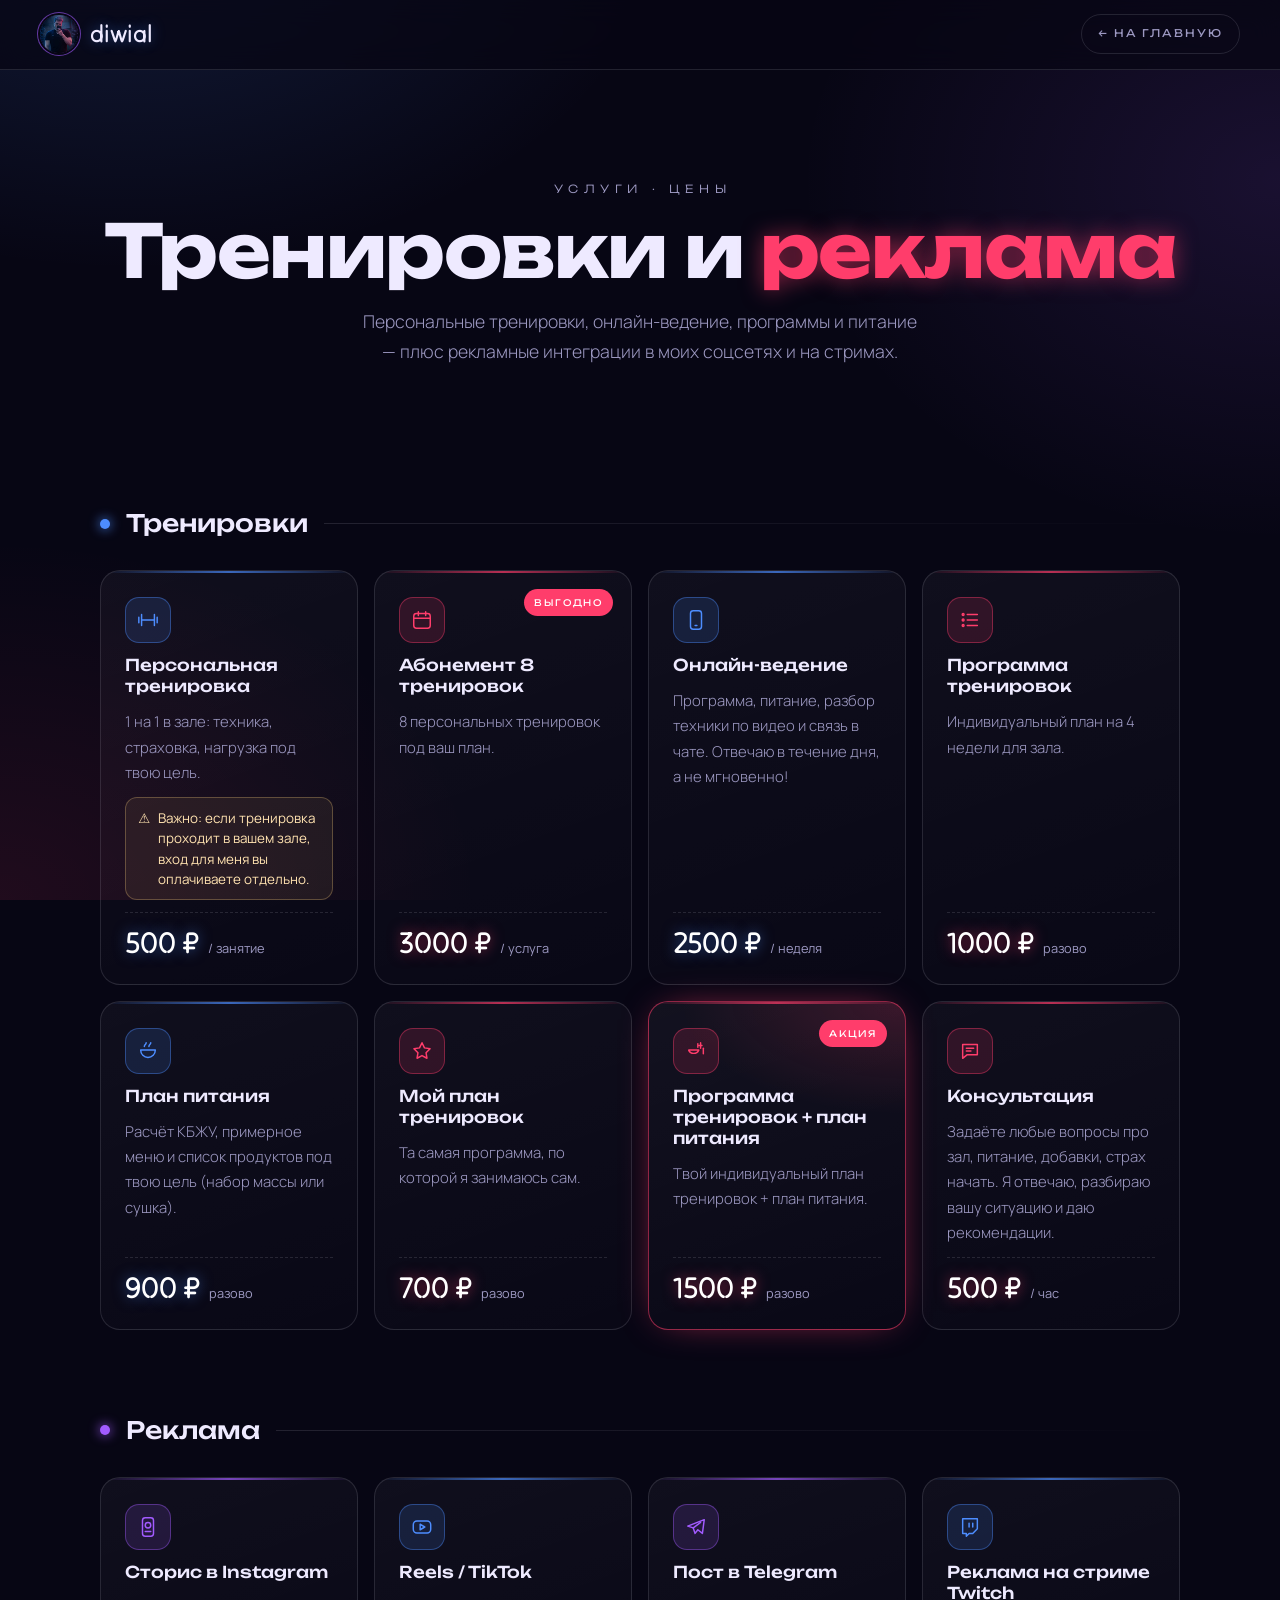
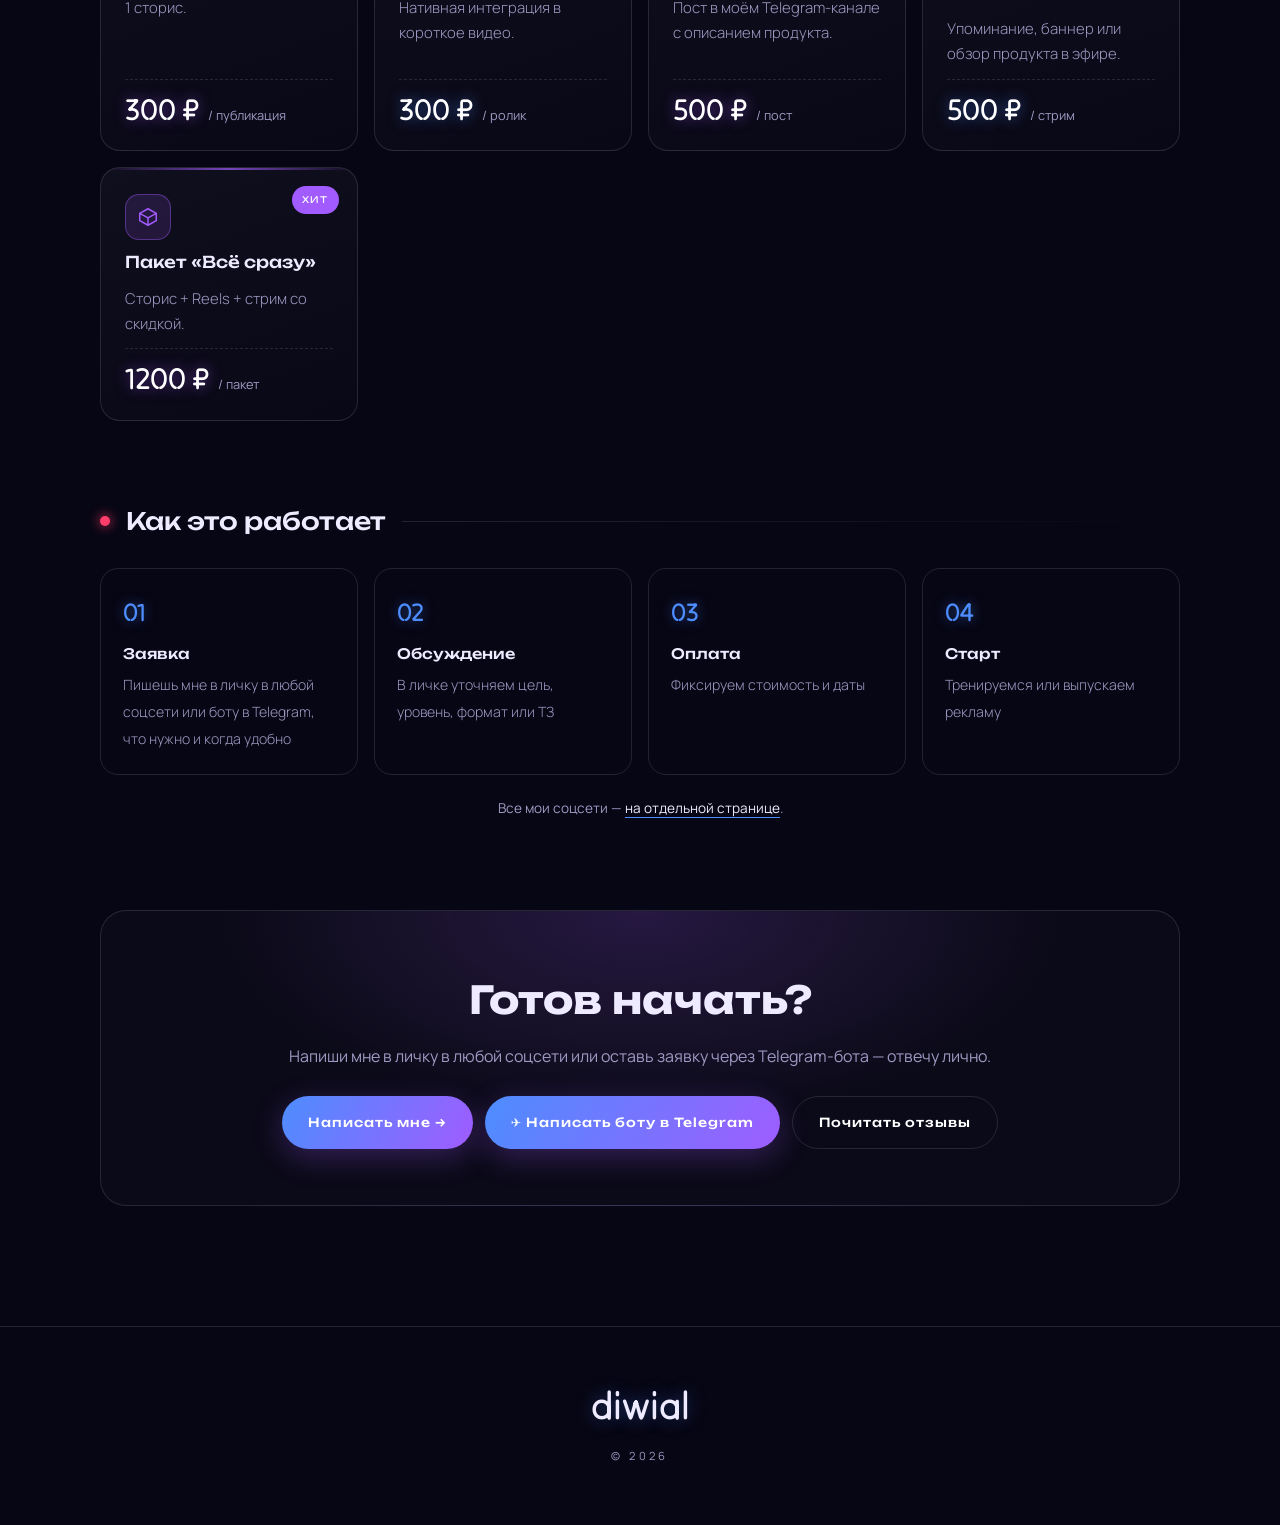
<file: prices.html>
<!doctype html><html lang="ru"><head><meta charset="utf-8"><meta name="viewport" content="width=device-width,initial-scale=1,viewport-fit=cover"><title>Тренировки и реклама — diwial</title><meta name="description" content="Цены на тренировки, онлайн-ведение и рекламу у diwial."><meta name="theme-color" content="#070614"><link rel="icon" href="data:image/svg+xml,%3Csvg xmlns='http://www.w3.org/2000/svg' viewBox='0 0 32 32'%3E%3Crect width='32' height='32' rx='8' fill='%23070614'/%3E%3Ctext x='16' y='23' font-size='20' font-family='sans-serif' text-anchor='middle' fill='%237aa8ff'%3Ed%3C/text%3E%3C/svg%3E"><link rel="preconnect" href="https://fonts.googleapis.com"><link rel="preconnect" href="https://fonts.gstatic.com" crossorigin><link href="https://fonts.googleapis.com/css2?family=Tilt+Neon&family=Unbounded:wght@300;500;700&family=Manrope:wght@300;400;500;600&display=swap" rel="stylesheet"><link rel="stylesheet" href="sub.css"><style>.grid{display:grid;grid-template-columns:repeat(auto-fill,minmax(250px,1fr));gap:16px}.price{position:relative;display:flex;flex-direction:column;gap:12px;padding:26px 24px 24px;border-radius:20px;border:1px solid var(--line);background:linear-gradient(160deg,rgba(255,255,255,.04),rgba(255,255,255,.01));overflow:hidden;transition:transform .4s cubic-bezier(.2,.8,.2,1),border-color .4s,box-shadow .4s}.price::before{content:"";position:absolute;inset:0 0 auto;height:2px;background:linear-gradient(90deg,transparent,var(--c),transparent);opacity:.7}.price:hover{transform:translateY(-6px);border-color:color-mix(in srgb,var(--c) 60%,transparent);box-shadow:0 18px 50px -20px var(--c)}.price .ico{width:46px;height:46px;border-radius:14px;display:grid;place-items:center;background:color-mix(in srgb,var(--c) 14%,transparent);border:1px solid color-mix(in srgb,var(--c) 40%,transparent)}.price .ico svg{width:22px;height:22px;fill:none;stroke:var(--c);stroke-width:1.6;stroke-linecap:round;stroke-linejoin:round}.price h3{font-family:var(--head);font-weight:500;font-size:1.02rem;line-height:1.3}.price p{color:var(--muted);font-size:.93rem;font-weight:300;flex:1}.price .cost{display:flex;align-items:baseline;gap:8px;padding-top:14px;border-top:1px dashed var(--line)}.price .cost b{font-family:var(--logo);font-weight:400;font-size:1.9rem;line-height:1;color:#fff;text-shadow:0 0 14px color-mix(in srgb,var(--c) 55%,transparent)}.price .cost b.ask{font-family:var(--head);font-size:.9rem;font-weight:500;letter-spacing:.06em}.price .cost span{color:var(--muted);font-size:.8rem}.price .warn{display:flex;gap:8px;padding:10px 12px;border-radius:12px;font-size:.84rem;line-height:1.5;color:#ffe2b0;background:rgba(255,210,122,.07);border:1px solid rgba(255,210,122,.28)}.price.sale{border-color:color-mix(in srgb,var(--c) 55%,transparent);box-shadow:0 0 40px -18px var(--c);background:radial-gradient(320px 160px at 100% 0,color-mix(in srgb,var(--c) 18%,transparent),transparent 70%),linear-gradient(160deg,rgba(255,255,255,.05),rgba(255,255,255,.01))}.price.sale .badge{animation:pulse 1.8s ease-in-out infinite}@keyframes pulse{50%{box-shadow:0 0 18px var(--c);transform:scale(1.06)}}.price .badge{position:absolute;top:18px;right:18px;font-family:var(--head);font-size:.56rem;letter-spacing:.2em;text-transform:uppercase;padding:6px 10px;border-radius:99px;background:var(--c);color:#fff}.steps{display:grid;grid-template-columns:repeat(4,1fr);gap:16px;counter-reset:s}.step{padding:22px;border-radius:18px;border:1px solid var(--line);counter-increment:s}.step::before{content:"0" counter(s);display:block;font-family:var(--logo);font-size:1.6rem;color:var(--blue);text-shadow:0 0 12px rgba(77,141,255,.5);margin-bottom:8px}.step b{font-family:var(--head);font-weight:500;font-size:.9rem;display:block;margin-bottom:4px}.step span{color:var(--muted);font-size:.88rem;font-weight:300}.note{margin-top:22px;color:var(--muted);font-size:.85rem;text-align:center}.cta{margin-top:clamp(50px,8vw,90px);padding:clamp(30px,5vw,56px);border-radius:26px;text-align:center;border:1px solid var(--line);background:radial-gradient(600px 300px at 50% 0,rgba(162,91,255,.18),transparent 70%),rgba(255,255,255,.02)}.cta h2{font-family:var(--head);font-weight:700;font-size:clamp(1.5rem,4vw,2.4rem);margin-bottom:10px}.cta p{color:var(--muted);margin-bottom:26px}.cta .row{display:flex;gap:12px;justify-content:center;flex-wrap:wrap}@media (max-width:760px){.steps{grid-template-columns:1fr 1fr}}@media (max-width:420px){.steps{grid-template-columns:1fr}}</style></head><body><header class="top"><a class="brand" href="./"><img src="img/avatar.webp" alt=""><b>diwial</b></a> <a class="back" href="./#info">← на главную</a></header><main class="wrap"><section class="head reveal" style="--c:var(--red)"><p class="eyebrow">услуги · цены</p><h1>Тренировки и <em>реклама</em></h1><p>Персональные тренировки, онлайн-ведение, программы и питание — плюс рекламные интеграции в моих соцсетях и на стримах.</p></section><h2 class="section-title reveal" style="--c:var(--blue)"><i></i>Тренировки</h2><div class="grid" id="train"></div><h2 class="section-title reveal" style="--c:var(--violet)"><i></i>Реклама</h2><div class="grid" id="ads"></div><h2 class="section-title reveal" style="--c:var(--red)"><i></i>Как это работает</h2><div class="steps reveal"><div class="step"><b>Заявка</b><span>Пишешь мне в личку в любой соцсети или боту в Telegram, что нужно и когда удобно</span></div><div class="step"><b>Обсуждение</b><span>В личке уточняем цель, уровень, формат или ТЗ</span></div><div class="step"><b>Оплата</b><span>Фиксируем стоимость и даты</span></div><div class="step"><b>Старт</b><span>Тренируемся или выпускаем рекламу</span></div></div><p class="note">Все мои соцсети — <a href="socials.html" style="color:var(--ink);border-bottom:1px solid var(--blue)">на отдельной странице</a>.</p><section class="cta reveal"><h2>Готов начать?</h2><p>Напиши мне в личку в любой соцсети или оставь заявку через Telegram-бота — отвечу лично.</p><div class="row"><a class="btn" href="socials.html">Написать мне →</a> <a class="btn" href="https://t.me/diwialbot?start=contact" target="_blank" rel="noopener">✈️ Написать боту в Telegram</a> <a class="btn ghost" href="reviews.html">Почитать отзывы</a></div></section></main><footer><b>diwial</b>© <span id="y"></span></footer><script>const CUR="₽",ICON={dumbbell:'<path d="M2 9v6M5 6v12M19 6v12M22 9v6M5 12h14"/>',calendar:'<rect x="3" y="5" width="18" height="16" rx="3"/><path d="M3 10h18M8 3v4M16 3v4"/>',phone:'<rect x="6" y="2" width="12" height="20" rx="3"/><path d="M11 18h2"/>',list:'<path d="M9 6h11M9 12h11M9 18h11"/><circle cx="4.5" cy="6" r="1"/><circle cx="4.5" cy="12" r="1"/><circle cx="4.5" cy="18" r="1"/>',food:'<path d="M4 11h16a8 8 0 0 1-16 0z"/><path d="M8 7c0-2 2-2 2-4M13 7c0-2 2-2 2-4"/>',story:'<rect x="6" y="2" width="12" height="20" rx="3"/><circle cx="12" cy="10" r="3"/><path d="M9 17h6"/>',play:'<rect x="2.5" y="5.5" width="19" height="13" rx="4"/><path d="m10 9 5 3-5 3z"/>',twitch:'<path d="M4 3h16v11l-5 5h-4l-3 3v-3H4z"/><path d="M11 8v4M15 8v4"/>',post:'<rect x="3" y="3" width="18" height="18" rx="4"/><path d="m3 16 5-5 4 4 3-3 6 6"/><circle cx="16" cy="8" r="1.5"/>',pack:'<path d="M21 8 12 3 3 8l9 5z"/><path d="M3 8v8l9 5 9-5V8M12 13v8"/>',star:'<path d="m12 3 2.7 5.6 6.1.9-4.4 4.3 1 6.1L12 17l-5.4 2.9 1-6.1-4.4-4.3 6.1-.9z"/>',combo:'<path d="M4 11h11a6 6 0 0 1-11 0z"/><path d="M14 4v4M17 3v6M15.5 6h3"/><path d="M20 9v6"/>',chat:'<path d="M4 5h16v11H9l-5 4z"/><path d="M8 9h8M8 12h5"/>',tg:'<path d="M21 4 3 11l6 2 2 6 3-4 5 4z"/><path d="m9 13 8-6"/>'},TRAININGS=[{icon:"dumbbell",title:"Персональная тренировка",desc:"1 на 1 в зале: техника, страховка, нагрузка под твою цель.",warn:"Важно: если тренировка проходит в вашем зале, вход для меня вы оплачиваете отдельно.",price:"500",unit:"/ занятие"},{icon:"calendar",title:"Абонемент 8 тренировок",desc:"8 персональных тренировок под ваш план.",price:"3000",unit:"/ услуга",badge:"выгодно"},{icon:"phone",title:"Онлайн-ведение",desc:"Программа, питание, разбор техники по видео и связь в чате. Отвечаю в течение дня, а не мгновенно!",price:"2500",unit:"/ неделя"},{icon:"list",title:"Программа тренировок",desc:"Индивидуальный план на 4 недели для зала.",price:"1000",unit:"разово"},{icon:"food",title:"План питания",desc:"Расчёт КБЖУ, примерное меню и список продуктов под твою цель (набор массы или сушка).",price:"900",unit:"разово"},{icon:"star",title:"Мой план тренировок",desc:"Та самая программа, по которой я занимаюсь сам.",price:"700",unit:"разово"},{icon:"combo",title:"Программа тренировок + план питания",desc:"Твой индивидуальный план тренировок + план питания.",price:"1500",unit:"разово",badge:"акция",sale:!0},{icon:"chat",title:"Консультация",desc:"Задаёте любые вопросы про зал, питание, добавки, страх начать. Я отвечаю, разбираю вашу ситуацию и даю рекомендации.",price:"500",unit:"/ час"}],ADS=[{icon:"story",title:"Сторис в Instagram",desc:"1 сторис.",price:"300",unit:"/ публикация"},{icon:"play",title:"Reels / TikTok",desc:"Нативная интеграция в короткое видео.",price:"300",unit:"/ ролик"},{icon:"tg",title:"Пост в Telegram",desc:"Пост в моём Telegram-канале с описанием продукта.",price:"500",unit:"/ пост"},{icon:"twitch",title:"Реклама на стриме Twitch",desc:"Упоминание, баннер или обзор продукта в эфире.",price:"500",unit:"/ стрим"},{icon:"pack",title:"Пакет «Всё сразу»",desc:"Сторис + Reels + стрим со скидкой.",price:"1200",unit:"/ пакет",badge:"хит"}];function card(t,e){t.sale&&(e="#ff3d6b");const c=t.price?`<b>${t.price} ₽</b><span>${t.unit}</span>`:`<b class="ask">по запросу</b><span>${t.unit}</span>`;return`<article class="price reveal${t.sale?" sale":""}" style="--c:${e}">${t.badge?`<span class="badge">${t.badge}</span>`:""}\n    <div class="ico"><svg viewBox="0 0 24 24">${ICON[t.icon]}</svg></div>\n    <h3>${t.title}</h3><p>${t.desc}</p>${t.warn?`<div class="warn"><span>⚠️</span>${t.warn}</div>`:""}<div class="cost">${c}</div></article>`}document.getElementById("train").innerHTML=TRAININGS.map((t,e)=>card(t,e%2?"#ff3d6b":"#4d8dff")).join(""),document.getElementById("ads").innerHTML=ADS.map((t,e)=>card(t,e%2?"#4d8dff":"#a25bff")).join(""),document.getElementById("y").textContent=(new Date).getFullYear();const io=new IntersectionObserver(t=>t.forEach((t,e)=>{t.isIntersecting&&(t.target.style.transitionDelay=60*e+"ms",t.target.classList.add("in"),io.unobserve(t.target))}),{threshold:.12});document.querySelectorAll(".reveal").forEach(t=>io.observe(t))</script></body></html>
</file>
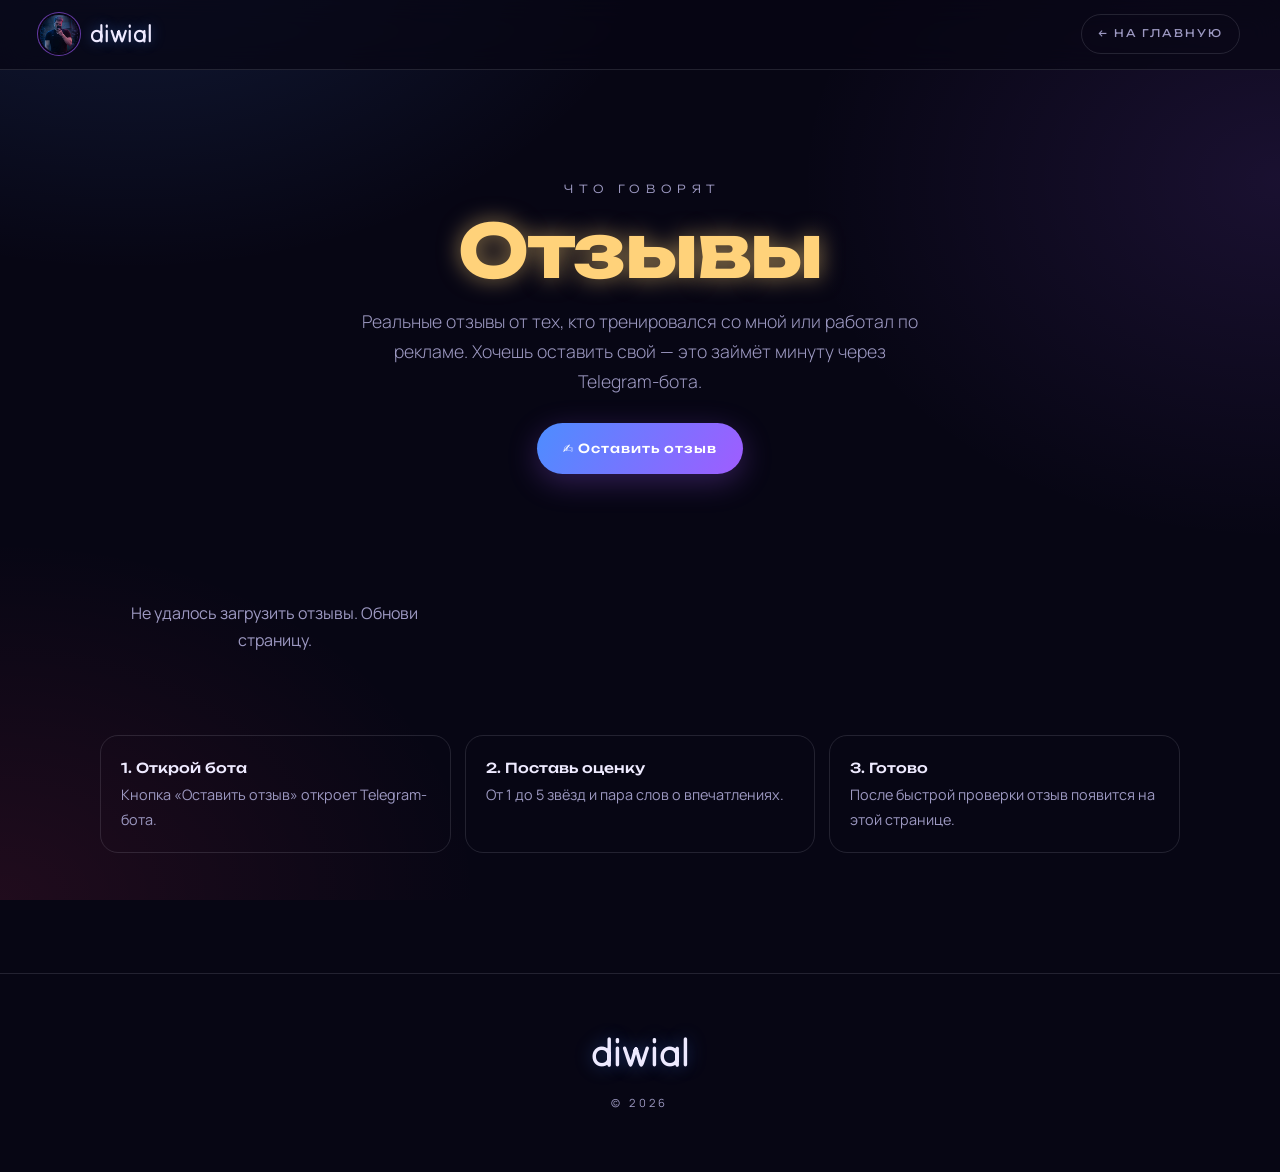
<file: reviews.html>
<!doctype html><html lang="ru"><head><meta charset="utf-8"><meta name="viewport" content="width=device-width,initial-scale=1,viewport-fit=cover"><title>Отзывы — diwial</title><meta name="description" content="Отзывы о тренировках и сотрудничестве с diwial."><meta name="theme-color" content="#070614"><link rel="icon" href="data:image/svg+xml,%3Csvg xmlns='http://www.w3.org/2000/svg' viewBox='0 0 32 32'%3E%3Crect width='32' height='32' rx='8' fill='%23070614'/%3E%3Ctext x='16' y='23' font-size='20' font-family='sans-serif' text-anchor='middle' fill='%237aa8ff'%3Ed%3C/text%3E%3C/svg%3E"><link rel="preconnect" href="https://fonts.googleapis.com"><link rel="preconnect" href="https://fonts.gstatic.com" crossorigin><link href="https://fonts.googleapis.com/css2?family=Tilt+Neon&family=Unbounded:wght@300;500;700&family=Manrope:wght@300;400;500;600&display=swap" rel="stylesheet"><link rel="stylesheet" href="sub.css"><style>.summary{display:flex;align-items:center;justify-content:center;gap:clamp(18px,4vw,40px);flex-wrap:wrap;margin:6px auto 0;padding:22px 28px;border-radius:22px;border:1px solid var(--line);background:rgba(255,255,255,.02);width:fit-content;max-width:100%}.summary[hidden]{display:none}.summary{margin-top:28px}.summary .big{font-family:var(--logo);font-size:3.4rem;line-height:1;color:#fff;text-shadow:0 0 18px rgba(255,210,122,.4)}.stars{display:inline-flex;gap:3px;color:var(--gold);font-size:1.15rem;letter-spacing:0;filter:drop-shadow(0 0 6px rgba(255,210,122,.5))}.stars .off{color:rgba(238,234,255,.2);filter:none}.summary small{display:block;color:var(--muted);font-size:.78rem;letter-spacing:.14em;text-transform:uppercase;margin-top:4px}.actions{display:flex;gap:12px;justify-content:center;flex-wrap:wrap;margin-top:26px}.list{columns:3 300px;column-gap:16px;margin-top:clamp(40px,7vw,70px)}.rev{break-inside:avoid;margin-bottom:16px;padding:22px;border-radius:20px;border:1px solid var(--line);background:linear-gradient(160deg,rgba(255,255,255,.04),rgba(255,255,255,.01));position:relative}.rev::after{content:"“";position:absolute;right:18px;top:6px;font-family:Georgia,serif;font-size:4rem;line-height:1;color:var(--c);opacity:.25}.rev .who{display:flex;align-items:center;gap:12px;margin-bottom:12px}.rev .ava{width:42px;height:42px;border-radius:50%;display:grid;place-items:center;font-family:var(--head);font-weight:700;font-size:1rem;color:#fff;background:linear-gradient(135deg,var(--c),color-mix(in srgb,var(--c) 40%,#000));box-shadow:0 0 16px color-mix(in srgb,var(--c) 40%,transparent)}.rev b{font-family:var(--head);font-weight:500;font-size:.88rem;display:block}.rev time{color:var(--muted);font-size:.72rem}.rev p{color:#d9d5f3;font-weight:300;font-size:.96rem;white-space:pre-line;overflow-wrap:anywhere}.empty{margin:clamp(40px,7vw,70px) auto 0;max-width:560px;text-align:center;padding:clamp(34px,6vw,56px) 24px;border-radius:26px;border:1px dashed rgba(238,234,255,.2);background:radial-gradient(400px 220px at 50% 0,rgba(255,210,122,.08),transparent 70%)}.empty .stars{font-size:1.8rem;gap:6px;margin-bottom:16px;animation:twinkle 2.6s ease-in-out infinite}@keyframes twinkle{50%{filter:drop-shadow(0 0 14px rgba(255,210,122,.8))}}.empty h2{font-family:var(--head);font-weight:500;font-size:1.3rem;margin-bottom:8px}.empty p{color:var(--muted);margin-bottom:24px}.how{margin-top:clamp(50px,8vw,80px);display:grid;grid-template-columns:repeat(3,1fr);gap:14px}.how div{padding:20px;border-radius:18px;border:1px solid var(--line);font-size:.9rem;color:var(--muted)}.how b{display:block;color:var(--ink);font-family:var(--head);font-weight:500;font-size:.86rem;margin-bottom:4px}.skeleton{height:150px;border-radius:20px;margin-bottom:16px;background:linear-gradient(90deg,rgba(255,255,255,.03),rgba(255,255,255,.07),rgba(255,255,255,.03));background-size:200% 100%;animation:sk 1.4s infinite;break-inside:avoid}@keyframes sk{to{background-position:-200% 0}}@media (max-width:700px){.how{grid-template-columns:1fr}}</style></head><body><header class="top"><a class="brand" href="./"><img src="img/avatar.webp" alt=""><b>diwial</b></a> <a class="back" href="./#info">← на главную</a></header><main class="wrap"><section class="head reveal" style="--c:var(--gold)"><p class="eyebrow">что говорят</p><h1><em>Отзывы</em></h1><p>Реальные отзывы от тех, кто тренировался со мной или работал по рекламе. Хочешь оставить свой — это займёт минуту через Telegram-бота.</p><div class="summary" id="summary" hidden><div class="big" id="avg">0</div><div><span class="stars" id="avgStars"></span><small id="cnt"></small></div></div><div class="actions"><a class="btn" href="https://t.me/diwialbot?start=review" target="_blank" rel="noopener">✍️ Оставить отзыв</a></div></section><div class="list" id="list"><div class="skeleton"></div><div class="skeleton"></div><div class="skeleton"></div></div><div class="how reveal"><div><b>1. Открой бота</b>Кнопка «Оставить отзыв» откроет Telegram-бота.</div><div><b>2. Поставь оценку</b>От 1 до 5 звёзд и пара слов о впечатлениях.</div><div><b>3. Готово</b>После быстрой проверки отзыв появится на этой странице.</div></div></main><footer><b>diwial</b>© <span id="y"></span></footer><script>const COLORS=["#4d8dff","#ff3d6b","#a25bff"],esc=e=>String(e).replace(/[&<>"]/g,e=>({"&":"&amp;","<":"&lt;",">":"&gt;",'"':"&quot;"}[e])),starHTML=e=>{let t="";for(let n=1;n<=5;n++)t+=`<span class="${n<=Math.round(e)?"":"off"}">★</span>`;return t},plural=e=>e%10==1&&e%100!=11?"отзыв":e%10>=2&&e%10<=4&&(e%100<10||e%100>=20)?"отзыва":"отзывов",fmt=e=>{try{return new Date(e+"T12:00:00").toLocaleDateString("ru-RU",{day:"numeric",month:"long",year:"numeric"})}catch(t){return e}},list=document.getElementById("list");fetch("https://diwial.dynai-reni.workers.dev/api/reviews",{signal:AbortSignal.timeout(8e3)}).then(e=>e.json()).then(e=>{e.count?(document.getElementById("summary").hidden=!1,document.getElementById("avg").textContent=e.avg.toFixed(1),document.getElementById("avgStars").innerHTML=starHTML(e.avg),document.getElementById("cnt").textContent=e.count+" "+plural(e.count),list.innerHTML=e.reviews.map((e,t)=>`<article class="rev reveal" style="--c:${COLORS[t%3]}">\n      <div class="who"><div class="ava">${esc((e.name||"?").trim()[0]||"?").toUpperCase()}</div>\n      <div><b>${esc(e.name)}</b><span class="stars" style="font-size:.85rem">${starHTML(e.rating)}</span> <time>${fmt(e.date)}</time></div></div>\n      <p>${esc(e.text)}</p></article>`).join("")):list.outerHTML=`<div class="empty reveal"><div class="stars">${starHTML(5)}</div><h2>Отзывов пока нет</h2>\n      <p>Стань первым — поделись впечатлениями о тренировках или сотрудничестве.</p>\n      <a class="btn" href="https://t.me/diwialbot?start=review" target="_blank" rel="noopener">Написать первый отзыв →</a></div>`,observe()}).catch(()=>{list.innerHTML='<p style="text-align:center;color:var(--muted)">Не удалось загрузить отзывы. Обнови страницу.</p>'}),document.getElementById("y").textContent=(new Date).getFullYear();const io=new IntersectionObserver(e=>e.forEach(e=>{e.isIntersecting&&(e.target.classList.add("in"),io.unobserve(e.target))}),{threshold:.1});function observe(){document.querySelectorAll(".reveal:not(.in)").forEach(e=>io.observe(e))}observe()</script></body></html>
</file>
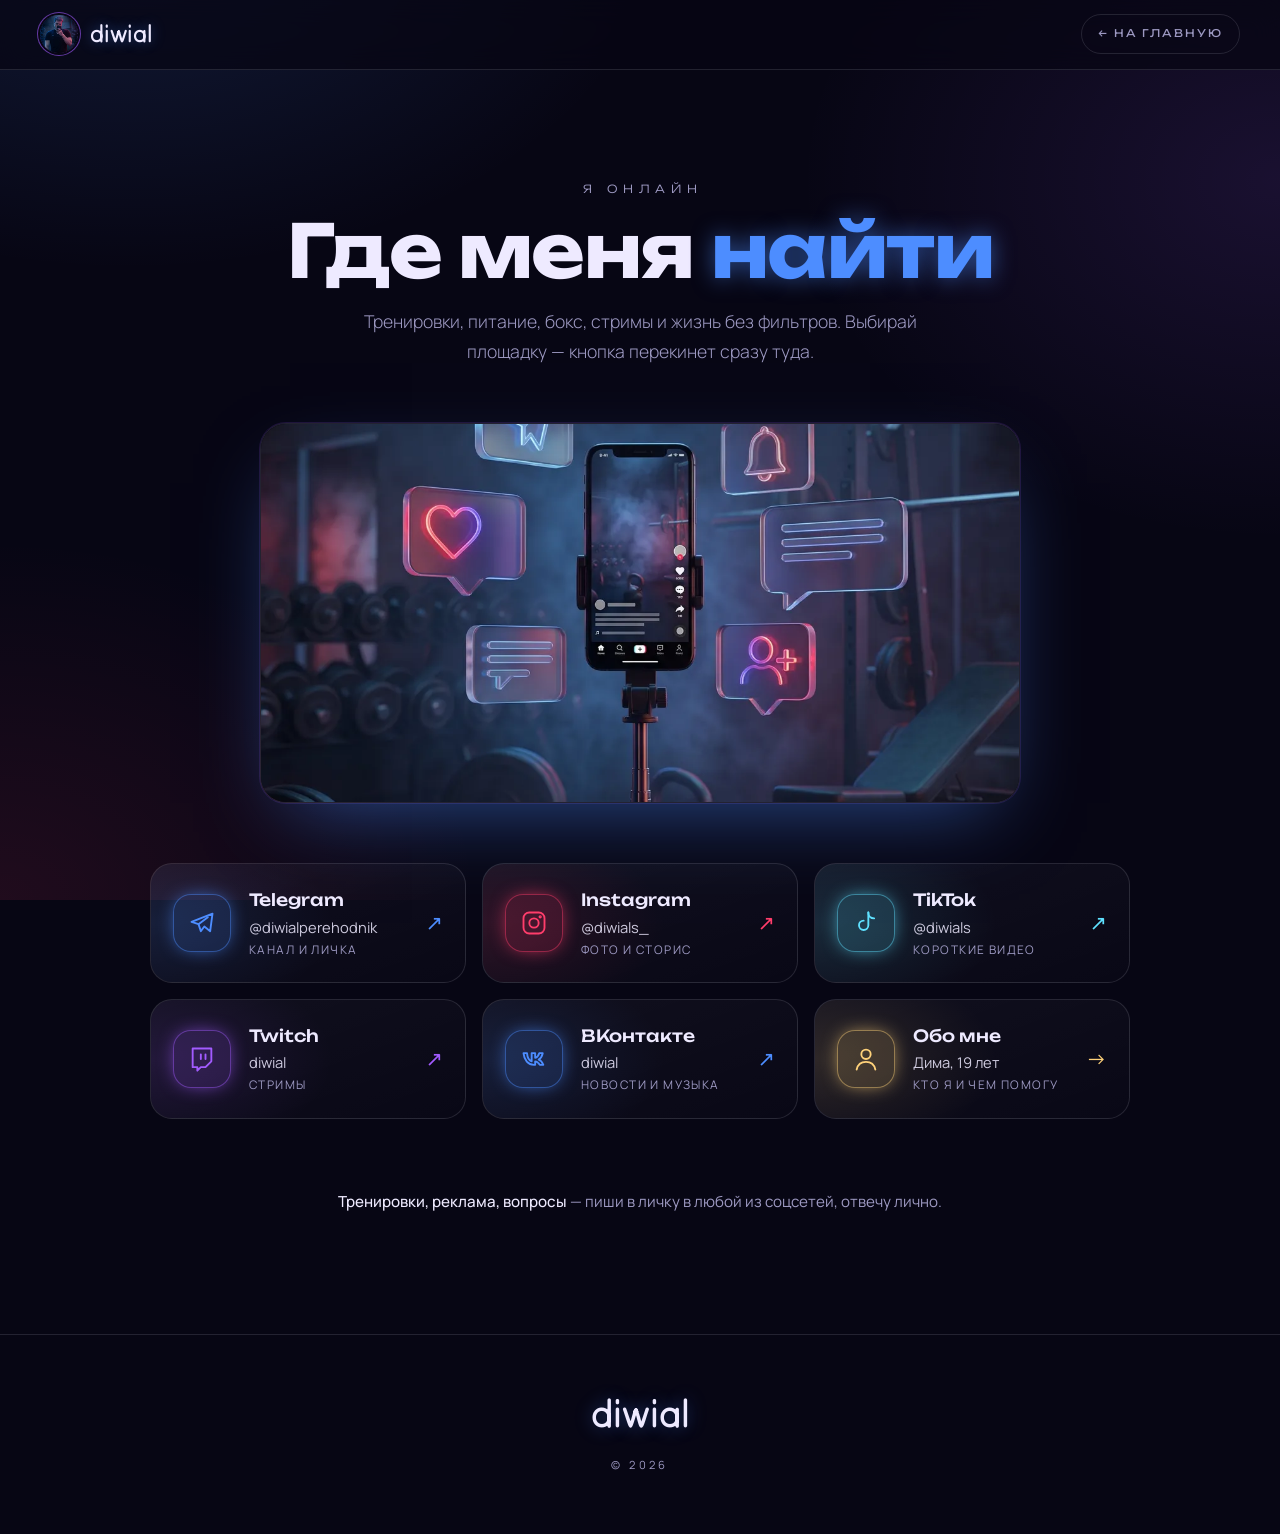
<file: socials.html>
<!doctype html><html lang="ru"><head><meta charset="utf-8"><meta name="viewport" content="width=device-width,initial-scale=1,viewport-fit=cover"><title>Соцсети — diwial</title><meta name="description" content="Все соцсети diwial: Telegram, Instagram, TikTok, Twitch и ВКонтакте."><meta name="theme-color" content="#070614"><link rel="icon" href="data:image/svg+xml,%3Csvg xmlns='http://www.w3.org/2000/svg' viewBox='0 0 32 32'%3E%3Crect width='32' height='32' rx='8' fill='%23070614'/%3E%3Ctext x='16' y='23' font-size='20' font-family='sans-serif' text-anchor='middle' fill='%237aa8ff'%3Ed%3C/text%3E%3C/svg%3E"><link rel="preconnect" href="https://fonts.googleapis.com"><link rel="preconnect" href="https://fonts.gstatic.com" crossorigin><link href="https://fonts.googleapis.com/css2?family=Tilt+Neon&family=Unbounded:wght@300;500;700&family=Manrope:wght@300;400;500;600&display=swap" rel="stylesheet"><link rel="stylesheet" href="sub.css"><style>.hero-img{max-width:760px;margin:0 auto clamp(36px,6vw,60px);border-radius:26px;overflow:hidden;border:1px solid var(--line);aspect-ratio:16/8;box-shadow:0 30px 80px -30px rgba(77,141,255,.55),0 0 0 1px rgba(162,91,255,.15)}.hero-img img{width:100%;height:100%;object-fit:cover}.list{display:grid;grid-template-columns:repeat(auto-fit,minmax(min(100%,300px),1fr));gap:16px;max-width:980px;margin:0 auto}.s{position:relative;display:flex;align-items:center;gap:18px;padding:22px 22px;border-radius:22px;border:1px solid var(--line);overflow:hidden;background:linear-gradient(160deg,rgba(255,255,255,.045),rgba(255,255,255,.01));transition:transform .4s cubic-bezier(.2,.8,.2,1),border-color .4s,box-shadow .4s}.s::before{content:"";position:absolute;inset:0;background:radial-gradient(260px 140px at 0 50%,color-mix(in srgb,var(--cc) 22%,transparent),transparent 70%);opacity:.6;transition:opacity .4s}.s:hover{transform:translateY(-5px);border-color:color-mix(in srgb,var(--cc) 65%,transparent);box-shadow:0 18px 50px -18px var(--cc)}.s:hover::before{opacity:1}.s .ico{position:relative;flex:none;width:58px;height:58px;border-radius:18px;display:grid;place-items:center;background:color-mix(in srgb,var(--cc) 14%,transparent);border:1px solid color-mix(in srgb,var(--cc) 45%,transparent);box-shadow:0 0 20px -6px var(--cc)}.s svg{width:28px;height:28px;fill:none;stroke:var(--cc);stroke-width:1.6;stroke-linecap:round;stroke-linejoin:round}.s .txt{position:relative;flex:1;min-width:0}.s b{display:block;font-family:var(--head);font-weight:500;font-size:1.05rem}.s .h{display:block;color:var(--ink);opacity:.85;font-size:.92rem;overflow-wrap:anywhere}.s small{display:block;color:var(--muted);font-size:.74rem;letter-spacing:.12em;text-transform:uppercase}.s .arr{position:relative;font-size:1.3rem;color:var(--cc);transition:transform .3s}.s:hover .arr{transform:translate(3px,-3px)}.dm{max-width:620px;margin:clamp(40px,7vw,70px) auto 0;text-align:center;color:var(--muted);font-size:.95rem}.dm b{color:var(--ink);font-weight:500}</style></head><body><header class="top"><a class="brand" href="./"><img src="img/avatar.webp" alt=""><b>diwial</b></a> <a class="back" href="./#info">← на главную</a></header><main class="wrap"><section class="head reveal" style="--c:var(--blue)"><p class="eyebrow">я онлайн</p><h1>Где меня <em>найти</em></h1><p>Тренировки, питание, бокс, стримы и жизнь без фильтров. Выбирай площадку — кнопка перекинет сразу туда.</p></section><div class="hero-img reveal"><img src="img/social.webp" alt="Смартфон на штативе в зале, вокруг уведомления и лайки"></div><div class="list" id="list"></div><p class="dm reveal"><b>Тренировки, реклама, вопросы</b> — пиши в личку в любой из соцсетей, отвечу лично.</p></main><footer><b>diwial</b>© <span id="y"></span></footer><script src="socials.js"></script><script>document.getElementById("list").innerHTML=[...SOCIALS,ABOUT].map(e=>`<a class="s reveal" style="--cc:${e.color}" href="${e.url}"${e.internal?"":' target="_blank" rel="noopener"'}>\n     <span class="ico"><svg viewBox="0 0 24 24" aria-hidden="true">${e.icon}</svg></span>\n     <span class="txt"><b>${e.name}</b><span class="h">${e.handle}</span><small>${e.note}</small></span>\n     <span class="arr">${e.internal?"→":"↗"}</span></a>`).join(""),document.getElementById("y").textContent=(new Date).getFullYear();const io=new IntersectionObserver(e=>e.forEach((e,n)=>{e.isIntersecting&&(e.target.style.transitionDelay=70*n+"ms",e.target.classList.add("in"),io.unobserve(e.target))}),{threshold:.12});document.querySelectorAll(".reveal").forEach(e=>io.observe(e))</script></body></html>
</file>
<file: sub.css>
:root{--bg:#070614;--ink:#eeeaff;--muted:#9d99c2;--line:rgba(238,234,255,.12);--blue:#4d8dff;--red:#ff3d6b;--violet:#a25bff;--gold:#ffd27a;--logo:'Tilt Neon','Unbounded',sans-serif;--head:'Unbounded',system-ui,sans-serif;--body:'Manrope',system-ui,sans-serif}*{box-sizing:border-box;margin:0;padding:0}html{-webkit-text-size-adjust:100%;scroll-behavior:smooth}body{background:radial-gradient(900px 600px at 10% -10%,rgba(77,141,255,.16),transparent 60%),radial-gradient(800px 600px at 100% 20%,rgba(162,91,255,.12),transparent 60%),radial-gradient(800px 600px at 0 100%,rgba(255,61,107,.1),transparent 60%),var(--bg);background-attachment:fixed;color:var(--ink);font-family:var(--body);line-height:1.7;overflow-x:hidden;min-height:100vh}a{color:inherit;text-decoration:none}img{display:block;max-width:100%}.top{position:sticky;top:0;z-index:20;display:flex;align-items:center;justify-content:space-between;gap:16px;padding:14px clamp(16px,4vw,40px);background:rgba(7,6,20,.72);backdrop-filter:blur(14px);-webkit-backdrop-filter:blur(14px);border-bottom:1px solid var(--line)}.brand{display:flex;align-items:center;gap:12px}.brand img{width:38px;height:38px;border-radius:50%;object-fit:cover;object-position:50% 25%;box-shadow:0 0 0 2px var(--bg),0 0 0 3px rgba(162,91,255,.6)}.brand b{font-family:var(--logo);font-weight:400;font-size:1.5rem;text-shadow:0 0 14px rgba(77,141,255,.45)}.back{font-family:var(--head);font-size:.66rem;letter-spacing:.2em;text-transform:uppercase;color:var(--muted);padding:10px 16px;border:1px solid var(--line);border-radius:99px;transition:color .3s,border-color .3s}.back:hover{color:var(--ink);border-color:var(--blue)}.wrap{max-width:1120px;margin:0 auto;padding:0 20px}.head{padding:clamp(56px,9vw,110px) 0 clamp(30px,5vw,56px);text-align:center}.head .eyebrow{font-family:var(--head);font-weight:300;font-size:.7rem;letter-spacing:.5em;text-transform:uppercase;color:var(--muted);padding-left:.5em}.head h1{font-family:var(--head);font-weight:700;font-size:clamp(2.2rem,7vw,4.6rem);line-height:1.04;letter-spacing:-.02em;margin:14px 0 18px}.head h1 em{font-style:normal;color:var(--c,var(--blue));text-shadow:0 0 22px color-mix(in srgb,var(--c,var(--blue)) 55%,transparent)}.head p{color:var(--muted);font-weight:300;max-width:56ch;margin:0 auto;font-size:clamp(1rem,2vw,1.1rem)}.section-title{display:flex;align-items:center;gap:16px;margin:clamp(40px,7vw,80px) 0 26px;font-family:var(--head);font-weight:500;font-size:clamp(1.1rem,2.6vw,1.5rem)}.section-title i{width:10px;height:10px;border-radius:50%;background:var(--c);box-shadow:0 0 12px var(--c)}.section-title::after{content:"";flex:1;height:1px;background:linear-gradient(90deg,var(--line),transparent)}.btn{display:inline-flex;align-items:center;justify-content:center;gap:10px;padding:15px 26px;border-radius:99px;font-family:var(--head);font-weight:500;font-size:.78rem;letter-spacing:.08em;color:#fff;background:linear-gradient(120deg,var(--blue),var(--violet) 55%,var(--red));background-size:200% 100%;box-shadow:0 8px 30px rgba(162,91,255,.28);transition:background-position .6s,transform .3s,box-shadow .3s}.btn:hover{background-position:100% 0;transform:translateY(-2px);box-shadow:0 12px 40px rgba(255,61,107,.3)}.btn.ghost{background:0 0;border:1px solid var(--line);box-shadow:none}.btn.ghost:hover{border-color:var(--blue);box-shadow:0 0 22px rgba(77,141,255,.2)}.reveal{opacity:0;transform:translateY(30px);transition:opacity .9s ease,transform .9s cubic-bezier(.2,.8,.2,1)}.reveal.in{opacity:1;transform:none}footer{margin-top:clamp(70px,10vw,120px);border-top:1px solid var(--line);text-align:center;padding:46px 20px 60px;color:var(--muted);font-size:.7rem;letter-spacing:.3em;text-transform:uppercase}footer b{display:block;font-family:var(--logo);font-weight:400;font-size:2.4rem;letter-spacing:0;text-transform:none;color:var(--ink);margin-bottom:8px;text-shadow:0 0 18px rgba(77,141,255,.4)}@media (max-width:600px){.brand b{font-size:1.25rem}.back{padding:9px 13px;letter-spacing:.14em}}@media (prefers-reduced-motion:reduce){*,::after,::before{animation:none!important;transition:none!important}.reveal{opacity:1;transform:none}}
</file>
